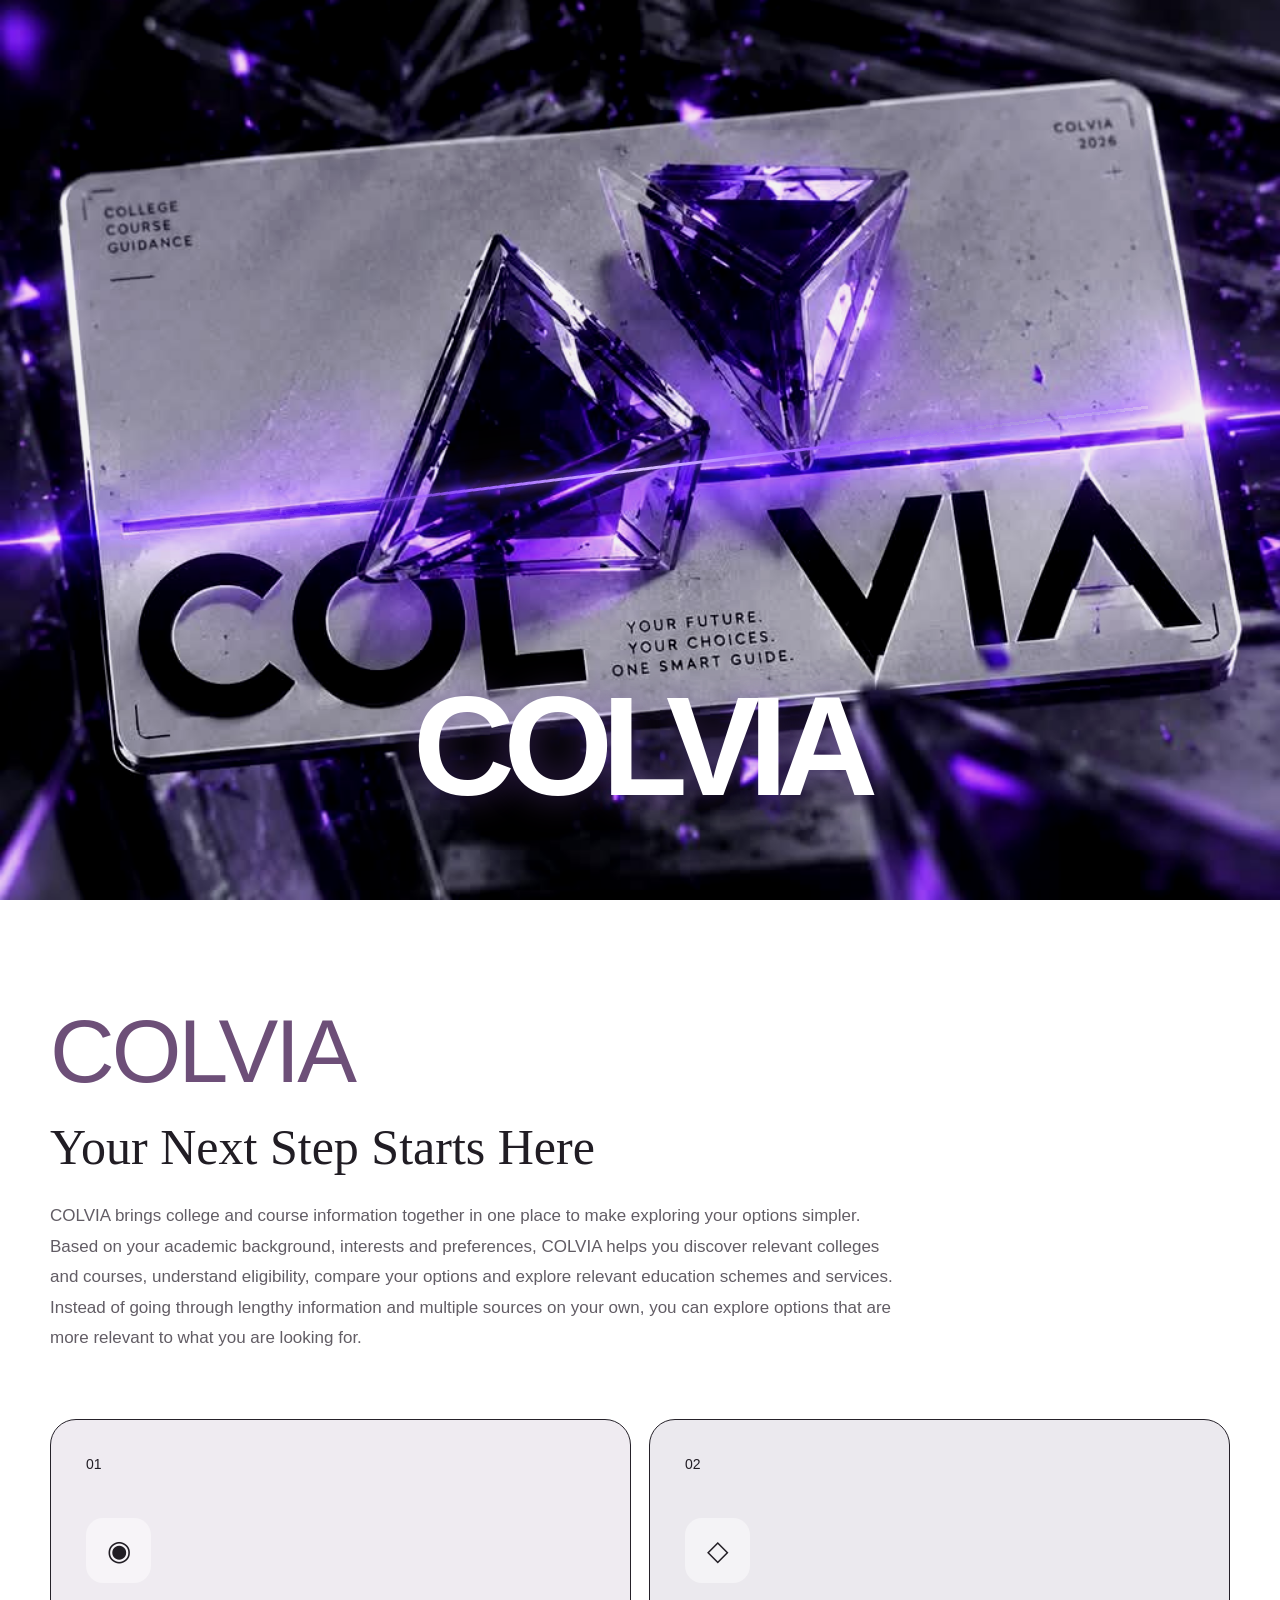
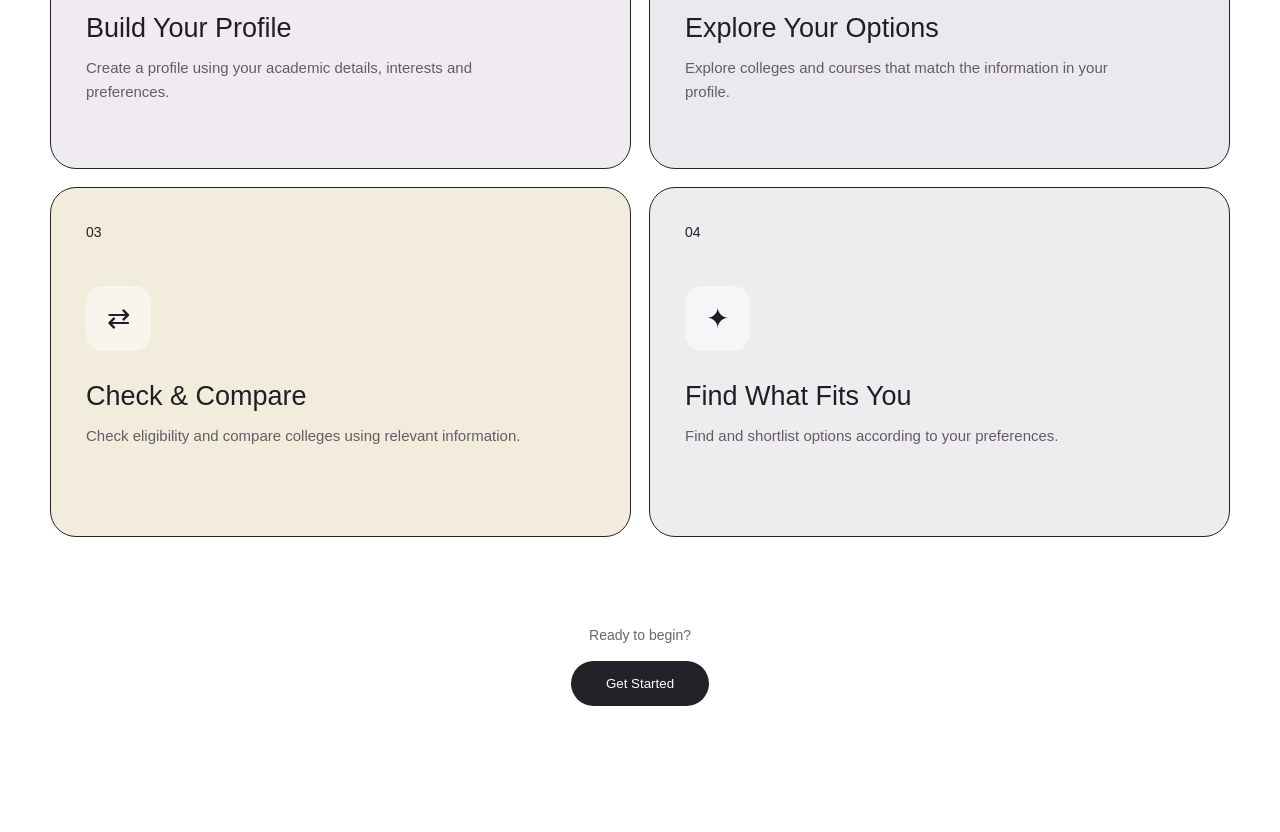
<file: DEEKSHA WEBPAGE/index.html>
<!DOCTYPE html>
<html lang="en">

<head>

    <meta charset="UTF-8">

    <meta
        name="viewport"
        content="width=device-width, initial-scale=1.0"
    >

    <title>COLVIA</title>

    <link rel="stylesheet" href="style.css">

</head>

<body>

<!-- hero -->

<section class="colvia-hero">

    <div class="colvia-glow"></div>

    <div class="colvia-particles"></div>

    <div class="colvia-visual">
        <img
            src="images/hero.jpeg"
            alt="COLVIA 3D visual"
        >
    </div>

    <div class="colvia-beam"></div>

    <div class="colvia-title">
        COLVIA
    </div>

</section>


<!-- ABOUT COLVIA  -->

<section class="about">

    <div class="about-content">

        <h2>COLVIA</h2>

        <h3>Your Next Step Starts Here</h3>

        <p>
            COLVIA brings college and course information together
            in one place to make exploring your options simpler.
            Based on your academic background, interests and
            preferences, COLVIA helps you discover relevant colleges
            and courses, understand eligibility, compare your options
            and explore relevant education schemes and services.
            Instead of going through lengthy information and multiple
            sources on your own, you can explore options that are
            more relevant to what you are looking for.
        </p>

    </div>


    <!-- FOUR TABS  -->

    <div class="feature-grid">

        <div class="feature-card card-1">

            <span class="card-number">01</span>

            <div class="icon">
                ◉
            </div>

            <h4>Build Your Profile</h4>

            <p>
                Create a profile using your academic details,
                interests and preferences.
            </p>

        </div>


        <div class="feature-card card-2">

            <span class="card-number">02</span>

            <div class="icon">
                ◇
            </div>

            <h4>Explore Your Options</h4>

            <p>
                Explore colleges and courses that match
                the information in your profile.
            </p>

        </div>


        <div class="feature-card card-3">

            <span class="card-number">03</span>

            <div class="icon">
                ⇄
            </div>

            <h4>Check &amp; Compare</h4>

            <p>
                Check eligibility and compare colleges
                using relevant information.
            </p>

        </div>


        <div class="feature-card card-4">

            <span class="card-number">04</span>

            <div class="icon">
                ✦
            </div>

            <h4>Find What Fits You</h4>

            <p>
                Find and shortlist options according to
                your preferences.
            </p>

        </div>

    </div>


    <!--  GET STARTED  -->

    <div class="get-started">

        <p>Ready to begin?</p>

        <button
            type="button"
            id="getStartedButton"
        >
            Get Started
        </button>

    </div>


    <!-- PRIVACY -->

    <section
        class="drop-panel"
        id="privacyPanel"
    >

        <div class="panel-inner">

            <span class="panel-number">
                01
            </span>

            <h3>
                Privacy &amp; Consent
            </h3>

            <p class="privacy-text">
                Before continuing, please review and agree to the Privacy &amp; Consent Terms.
            </p>

            <div class="privacy-terms">

                <p>
                    COLVIA uses the information you provide, such as your academic details,
                    interests and preferences, to help personalize the colleges and courses shown to you.
                </p>

                <p>
                    Please do not enter sensitive personal information such as Aadhaar numbers,
                    passwords for other services, financial information, or other information that is not required for your student profile.
                </p>

                <p>
                    The information provided in your profile is intended to support COLVIA's college and course discovery features.
                </p>

            </div>


            <label class="agree-container">

                <input
                    type="checkbox"
                    id="agreeCheckbox"
                >

                <span class="check-box"></span>

                <span>
                    I Agree
                </span>

            </label>


            <button
                type="button"
                id="continueButton"
                disabled
            >
                Continue
            </button>

        </div>

    </section>


    <!--  LOGIN  -->

    <section
        class="drop-panel"
        id="loginPanel"
    >

        <div class="panel-inner">

            <span class="panel-number">
                02
            </span>

            <h3>
                Login
            </h3>

            <p class="login-intro">
                Login with your COLVIA ID and password to continue.
            </p>


            <form id="loginForm">

                <label>
                    COLVIA ID

                    <input
                        type="text"
                        id="colviaId"
                        required
                    >
                </label>


                <label>
                    Password

                    <input
                        type="password"
                        id="password"
                        required
                    >
                </label>


                <button
                    type="submit"
                    id="loginContinueButton"
                    disabled
                >
                    Continue
                </button>

            </form>


            <div class="new-user">

                <span>
                    New here?
                </span>

                <button
                    type="button"
                    id="createProfileButton"
                >
                    Create Student Profile
                </button>

            </div>

        </div>

    </section>


    <!---- STUDENT PROFILE  -->

    <section
        class="drop-panel"
        id="profilePanel"
    >

        <div class="panel-inner">

            <span class="panel-number">
                03
            </span>

            <h3>
                Build Your Profile
            </h3>


            <!-- STEP INDICATOR -->

            <div class="profile-steps">

                <div
                    class="step active"
                    data-step="1"
                >
                    1
                </div>

                <div class="step-line"></div>

                <div
                    class="step"
                    data-step="2"
                >
                    2
                </div>

                <div class="step-line"></div>

                <div
                    class="step"
                    data-step="3"
                >
                    3
                </div>

                <div class="step-line"></div>

                <div
                    class="step"
                    data-step="4"
                >
                    4
                </div>

            </div>


            <form id="profileForm">


                <!--  STEP 1  -->

                <div
                    class="profile-page active"
                    data-page="1"
                >

                    <h4>
                        01 — Basic Information
                    </h4>


                    <label>
                        Name

                        <input
                            type="text"
                            id="fullName"
                            required
                        >
                    </label>


                    <label>
                        Age

                        <input
                            type="number"
                            id="age"
                            min="1"
                            max="100"
                            required
                        >
                    </label>


                    <label>
                        Gender

                        <select
                            id="gender"
                            required
                        >

                            <option value="">
                                Select
                            </option>

                            <option value="Female">
                                Female
                            </option>

                            <option value="Male">
                                Male
                            </option>

                            <option value="Other">
                                Other
                            </option>

                        </select>

                    </label>


                    <label>
                        Preferred Language

                        <select
                            id="language"
                            required
                        >

                            <option value="">
                                Select
                            </option>

                            <option value="English">
                                English
                            </option>

                            <option value="Hindi">
                                Hindi
                            </option>

                        </select>

                    </label>


                    <div class="profile-buttons">

                        <button
                            type="button"
                            class="next-button"
                            data-next="2"
                        >
                            Next
                        </button>

                    </div>

                </div>


                <!--  STEP 2 -->

                <div
                    class="profile-page"
                    data-page="2"
                >

                    <h4>
                        02 — Academic Information
                    </h4>


                    <label>
                        Class 10 Percentage

                        <input
                            type="number"
                            id="percentage10"
                            min="0"
                            max="100"
                            step="0.01"
                            required
                        >
                    </label>


                    <label>
                        Class 12 Percentage

                        <input
                            type="number"
                            id="percentage12"
                            min="0"
                            max="100"
                            step="0.01"
                            required
                        >
                    </label>


                    <label>
                        Class 12 Stream

                        <select
                            id="stream"
                            required
                        >

                            <option value="">
                                Select
                            </option>

                            <option value="Science">
                                Science
                            </option>

                            <option value="Commerce">
                                Commerce
                            </option>

                            <option value="Arts">
                                Arts
                            </option>

                            <option value="Other">
                                Other
                            </option>

                        </select>

                    </label>


                    <!-- SCIENCE COMBINATION -->

                    <div
                        class="conditional-field"
                        id="scienceCombinationContainer"
                    >

                        <label>
                            Science Combination

                            <select
                                id="scienceCombination"
                            >

                                <option value="">
                                    Select
                                </option>

                                <option value="PCM">
                                    PCM
                                </option>

                                <option value="PCB">
                                    PCB
                                </option>

                                <option value="PCMB">
                                    PCMB
                                </option>

                                <option value="Other">
                                    Other
                                </option>

                            </select>

                        </label>

                    </div>


                    <!-- OTHER SCIENCE COMBINATION -->

                    <div
                        class="conditional-field"
                        id="otherScienceContainer"
                    >

                        <label>
                            Enter Science Combination

                            <input
                                type="text"
                                id="otherScienceCombination"
                            >
                        </label>

                    </div>


                    <!-- OTHER STREAM -->

                    <div
                        class="conditional-field"
                        id="otherStreamContainer"
                    >

                        <label>
                            Enter Your Stream

                            <input
                                type="text"
                                id="otherStream"
                            >
                        </label>

                    </div>


                    <!-- ENTRANCE EXAMS -->

                    <div class="multi-select-field">

                        <span class="field-label">
                            Entrance Examinations
                        </span>

                        <div
                            class="multi-select"
                            id="entranceMultiSelect"
                        >

                            <button
                                type="button"
                                class="multi-select-button"
                            >

                                <span id="entranceSelectedText">
                                    Select examinations
                                </span>

                                <span>
                                    ▾
                                </span>

                            </button>


                            <div class="multi-select-options">

                                <label>
                                    <input
                                        type="checkbox"
                                        name="entranceExam"
                                        value="JEE"
                                    >
                                    JEE
                                </label>


                                <label>
                                    <input
                                        type="checkbox"
                                        name="entranceExam"
                                        value="CUET"
                                    >
                                    CUET
                                </label>


                                <label>
                                    <input
                                        type="checkbox"
                                        name="entranceExam"
                                        value="NEET"
                                    >
                                    NEET
                                </label>


                                <label>
                                    <input
                                        type="checkbox"
                                        name="entranceExam"
                                        value="Other"
                                        id="otherEntranceCheckbox"
                                    >
                                    Other
                                </label>

                            </div>

                        </div>

                    </div>


                    <div
                        class="conditional-field"
                        id="otherEntranceContainer"
                    >

                        <label>
                            Enter Entrance Examination

                            <input
                                type="text"
                                id="otherEntrance"
                            >
                        </label>

                    </div>


                    <div class="profile-buttons">

                        <button
                            type="button"
                            class="back-button"
                            data-back="1"
                        >
                            Back
                        </button>

                        <button
                            type="button"
                            class="next-button"
                            data-next="3"
                        >
                            Next
                        </button>

                    </div>

                </div>


                <!--  STEP 3  -->

                <div
                    class="profile-page"
                    data-page="3"
                >

                    <h4>
                        03 — Interests &amp; Career
                    </h4>


                    <!-- CAREER INTEREST -->

                    <div class="multi-select-field">

                        <span class="field-label">
                            Career Interests
                        </span>

                        <div
                            class="multi-select"
                            id="careerMultiSelect"
                        >

                            <button
                                type="button"
                                class="multi-select-button"
                            >

                                <span id="careerSelectedText">
                                    Select career interests
                                </span>

                                <span>
                                    ▾
                                </span>

                            </button>


                            <div class="multi-select-options">

                                <label>
                                    <input
                                        type="checkbox"
                                        name="careerInterest"
                                        value="Software Development"
                                    >
                                    Software Development
                                </label>

                                <label>
                                    <input
                                        type="checkbox"
                                        name="careerInterest"
                                        value="Data Science"
                                    >
                                    Data Science
                                </label>

                                <label>
                                    <input
                                        type="checkbox"
                                        name="careerInterest"
                                        value="AI / ML"
                                    >
                                    AI / ML
                                </label>

                                <label>
                                    <input
                                        type="checkbox"
                                        name="careerInterest"
                                        value="Design"
                                    >
                                    Design
                                </label>

                                <label>
                                    <input
                                        type="checkbox"
                                        name="careerInterest"
                                        value="Business"
                                    >
                                    Business
                                </label>

                                <label>
                                    <input
                                        type="checkbox"
                                        name="careerInterest"
                                        value="Research"
                                    >
                                    Research
                                </label>

                                <label>
                                    <input
                                        type="checkbox"
                                        name="careerInterest"
                                        value="None"
                                        class="none-option"
                                    >
                                    None
                                </label>

                            </div>

                        </div>

                    </div>


                    <!-- COURSE INTEREST -->

                    <div class="multi-select-field">

                        <span class="field-label">
                            Course Interests
                        </span>

                        <div
                            class="multi-select"
                            id="courseMultiSelect"
                        >

                            <button
                                type="button"
                                class="multi-select-button"
                            >

                                <span id="courseSelectedText">
                                    Select course interests
                                </span>

                                <span>
                                    ▾
                                </span>

                            </button>


                            <div class="multi-select-options">

                                <label>
                                    <input
                                        type="checkbox"
                                        name="courseInterest"
                                        value="B.Tech"
                                        id="btechCheckbox"
                                    >
                                    B.Tech
                                </label>

                                <label>
                                    <input
                                        type="checkbox"
                                        name="courseInterest"
                                        value="BCA"
                                        id="bcaCheckbox"
                                    >
                                    BCA
                                </label>

                                <label>
                                    <input
                                        type="checkbox"
                                        name="courseInterest"
                                        value="B.Sc"
                                        id="bscCheckbox"
                                    >
                                    B.Sc
                                </label>

                                <label>
                                    <input
                                        type="checkbox"
                                        name="courseInterest"
                                        value="BBA"
                                        id="bbaCheckbox"
                                    >
                                    BBA
                                </label>

                                <label>
                                    <input
                                        type="checkbox"
                                        name="courseInterest"
                                        value="B.Com"
                                        id="bcomCheckbox"
                                    >
                                    B.Com
                                </label>

                                <label>
                                    <input
                                        type="checkbox"
                                        name="courseInterest"
                                        value="Other"
                                        id="otherCourseCheckbox"
                                    >
                                    Other
                                </label>

                                <label>
                                    <input
                                        type="checkbox"
                                        name="courseInterest"
                                        value="None"
                                        class="none-option"
                                        id="noneCourseCheckbox"
                                    >
                                    None
                                </label>

                            </div>

                        </div>

                    </div>


                    <!-- OTHER COURSE -->

                    <div
                        class="conditional-field"
                        id="otherCourseContainer"
                    >

                        <label>
                            Enter Course

                            <input
                                type="text"
                                id="otherCourse"
                            >
                        </label>

                    </div>


                    <!-- == B.TECH BRANCHES == -->

                    <div
                        class="conditional-field nested-course"
                        id="btechContainer"
                    >

                        <div class="multi-select-field">

                            <span class="field-label">
                                B.Tech Branches / Specializations
                            </span>

                            <div
                                class="multi-select"
                                id="btechMultiSelect"
                            >

                                <button
                                    type="button"
                                    class="multi-select-button"
                                >

                                    <span id="btechSelectedText">
                                        Select B.Tech branches
                                    </span>

                                    <span>
                                        ▾
                                    </span>

                                </button>


                                <div class="multi-select-options">

                                    <label>
                                        <input
                                            type="checkbox"
                                            name="btechBranch"
                                            value="CSE / Computer Science and Engineering"
                                        >
                                        CSE / Computer Science and Engineering
                                    </label>

                                    <label>
                                        <input
                                            type="checkbox"
                                            name="btechBranch"
                                            value="CSE (Artificial Intelligence)"
                                        >
                                        CSE (Artificial Intelligence)
                                    </label>

                                    <label>
                                        <input
                                            type="checkbox"
                                            name="btechBranch"
                                            value="CSE (Data Science)"
                                        >
                                        CSE (Data Science)
                                    </label>

                                    <label>
                                        <input
                                            type="checkbox"
                                            name="btechBranch"
                                            value="Artificial Intelligence / Machine Learning"
                                        >
                                        Artificial Intelligence / Machine Learning
                                    </label>

                                    <label>
                                        <input
                                            type="checkbox"
                                            name="btechBranch"
                                            value="Data Science"
                                        >
                                        Data Science
                                    </label>

                                    <label>
                                        <input
                                            type="checkbox"
                                            name="btechBranch"
                                            value="Information Technology"
                                        >
                                        Information Technology
                                    </label>

                                    <label>
                                        <input
                                            type="checkbox"
                                            name="btechBranch"
                                            value="Electronics & Communication Engineering"
                                        >
                                        Electronics &amp; Communication Engineering
                                    </label>

                                    <label>
                                        <input
                                            type="checkbox"
                                            name="btechBranch"
                                            value="Electrical Engineering"
                                        >
                                        Electrical Engineering
                                    </label>

                                    <label>
                                        <input
                                            type="checkbox"
                                            name="btechBranch"
                                            value="Mechanical Engineering"
                                        >
                                        Mechanical Engineering
                                    </label>

                                    <label>
                                        <input
                                            type="checkbox"
                                            name="btechBranch"
                                            value="Civil Engineering"
                                        >
                                        Civil Engineering
                                    </label>

                                    <label>
                                        <input
                                            type="checkbox"
                                            name="btechBranch"
                                            value="Chemical Engineering"
                                        >
                                        Chemical Engineering
                                    </label>

                                    <label>
                                        <input
                                            type="checkbox"
                                            name="btechBranch"
                                            value="Biotechnology"
                                        >
                                        Biotechnology
                                    </label>

                                    <label>
                                        <input
                                            type="checkbox"
                                            name="btechBranch"
                                            value="Aerospace Engineering"
                                        >
                                        Aerospace Engineering
                                    </label>

                                    <label>
                                        <input
                                            type="checkbox"
                                            name="btechBranch"
                                            value="Other"
                                            id="otherBtechBranchCheckbox"
                                        >
                                        Other
                                    </label>

                                </div>

                            </div>

                        </div>


                        <div
                            class="conditional-field"
                            id="otherBtechBranchContainer"
                        >

                            <label>
                                Enter B.Tech Branch

                                <input
                                    type="text"
                                    id="otherBtechBranch"
                                >
                            </label>

                        </div>

                    </div>


                    <!-- == BCA SPECIALIZATIONS == -->

                    <div
                        class="conditional-field nested-course"
                        id="bcaContainer"
                    >

                        <div class="multi-select-field">

                            <span class="field-label">
                                BCA Specializations / Courses
                            </span>

                            <div
                                class="multi-select"
                                id="bcaMultiSelect"
                            >

                                <button
                                    type="button"
                                    class="multi-select-button"
                                >

                                    <span id="bcaSelectedText">
                                        Select BCA options
                                    </span>

                                    <span>
                                        ▾
                                    </span>

                                </button>


                                <div class="multi-select-options">

                                    <label>
                                        <input
                                            type="checkbox"
                                            name="bcaChoice"
                                            value="General BCA"
                                        >
                                        General BCA
                                    </label>

                                    <label>
                                        <input
                                            type="checkbox"
                                            name="bcaChoice"
                                            value="BCA Data Science"
                                        >
                                        BCA Data Science
                                    </label>

                                    <label>
                                        <input
                                            type="checkbox"
                                            name="bcaChoice"
                                            value="BCA Artificial Intelligence"
                                        >
                                        BCA Artificial Intelligence
                                    </label>

                                    <label>
                                        <input
                                            type="checkbox"
                                            name="bcaChoice"
                                            value="BCA Cloud Computing"
                                        >
                                        BCA Cloud Computing
                                    </label>

                                    <label>
                                        <input
                                            type="checkbox"
                                            name="bcaChoice"
                                            value="BCA Cyber Security"
                                        >
                                        BCA Cyber Security
                                    </label>

                                    <label>
                                        <input
                                            type="checkbox"
                                            name="bcaChoice"
                                            value="Other"
                                            id="otherBcaCheckbox"
                                        >
                                        Other
                                    </label>

                                </div>

                            </div>

                        </div>


                        <div
                            class="conditional-field"
                            id="otherBcaContainer"
                        >

                            <label>
                                Enter BCA Specialization / Course

                                <input
                                    type="text"
                                    id="otherBca"
                                >
                            </label>

                        </div>

                    </div>


                    <!-- == B.SC COURSES == -->

                    <div
                        class="conditional-field nested-course"
                        id="bscContainer"
                    >

                        <div class="multi-select-field">

                            <span class="field-label">
                                B.Sc Courses
                            </span>

                            <div
                                class="multi-select"
                                id="bscMultiSelect"
                            >

                                <button
                                    type="button"
                                    class="multi-select-button"
                                >

                                    <span id="bscSelectedText">
                                        Select B.Sc options
                                    </span>

                                    <span>
                                        ▾
                                    </span>

                                </button>


                                <div class="multi-select-options">

                                    <label>
                                        <input
                                            type="checkbox"
                                            name="bscChoice"
                                            value="Physics"
                                        >
                                        Physics
                                    </label>

                                    <label>
                                        <input
                                            type="checkbox"
                                            name="bscChoice"
                                            value="Chemistry"
                                        >
                                        Chemistry
                                    </label>

                                    <label>
                                        <input
                                            type="checkbox"
                                            name="bscChoice"
                                            value="Mathematics"
                                        >
                                        Mathematics
                                    </label>

                                    <label>
                                        <input
                                            type="checkbox"
                                            name="bscChoice"
                                            value="Computer Science"
                                        >
                                        Computer Science
                                    </label>

                                    <label>
                                        <input
                                            type="checkbox"
                                            name="bscChoice"
                                            value="Biology"
                                        >
                                        Biology
                                    </label>

                                    <label>
                                        <input
                                            type="checkbox"
                                            name="bscChoice"
                                            value="Biotechnology"
                                        >
                                        Biotechnology
                                    </label>

                                    <label>
                                        <input
                                            type="checkbox"
                                            name="bscChoice"
                                            value="Data Science"
                                        >
                                        Data Science
                                    </label>

                                    <label>
                                        <input
                                            type="checkbox"
                                            name="bscChoice"
                                            value="Other"
                                            id="otherBscCheckbox"
                                        >
                                        Other
                                    </label>

                                </div>

                            </div>

                        </div>


                        <div
                            class="conditional-field"
                            id="otherBscContainer"
                        >

                            <label>
                                Enter B.Sc Course

                                <input
                                    type="text"
                                    id="otherBsc"
                                >
                            </label>

                        </div>

                    </div>


                    <!-- == BBA COURSES == -->

                    <div
                        class="conditional-field nested-course"
                        id="bbaContainer"
                    >

                        <div class="multi-select-field">

                            <span class="field-label">
                                BBA Courses / Specializations
                            </span>

                            <div
                                class="multi-select"
                                id="bbaMultiSelect"
                            >

                                <button
                                    type="button"
                                    class="multi-select-button"
                                >

                                    <span id="bbaSelectedText">
                                        Select BBA options
                                    </span>

                                    <span>
                                        ▾
                                    </span>

                                </button>


                                <div class="multi-select-options">

                                    <label>
                                        <input
                                            type="checkbox"
                                            name="bbaChoice"
                                            value="General BBA"
                                        >
                                        General BBA
                                    </label>

                                    <label>
                                        <input
                                            type="checkbox"
                                            name="bbaChoice"
                                            value="BBA Finance"
                                        >
                                        BBA Finance
                                    </label>

                                    <label>
                                        <input
                                            type="checkbox"
                                            name="bbaChoice"
                                            value="BBA Marketing"
                                        >
                                        BBA Marketing
                                    </label>

                                    <label>
                                        <input
                                            type="checkbox"
                                            name="bbaChoice"
                                            value="BBA Human Resources"
                                        >
                                        BBA Human Resources
                                    </label>

                                    <label>
                                        <input
                                            type="checkbox"
                                            name="bbaChoice"
                                            value="BBA International Business"
                                        >
                                        BBA International Business
                                    </label>

                                    <label>
                                        <input
                                            type="checkbox"
                                            name="bbaChoice"
                                            value="Other"
                                            id="otherBbaCheckbox"
                                        >
                                        Other
                                    </label>

                                </div>

                            </div>

                        </div>


                        <div
                            class="conditional-field"
                            id="otherBbaContainer"
                        >

                            <label>
                                Enter BBA Specialization / Course

                                <input
                                    type="text"
                                    id="otherBba"
                                >
                            </label>

                        </div>

                    </div>


                    <!-- == B.COM COURSES == -->

                    <div
                        class="conditional-field nested-course"
                        id="bcomContainer"
                    >

                        <div class="multi-select-field">

                            <span class="field-label">
                                B.Com Courses / Specializations
                            </span>

                            <div
                                class="multi-select"
                                id="bcomMultiSelect"
                            >

                                <button
                                    type="button"
                                    class="multi-select-button"
                                >

                                    <span id="bcomSelectedText">
                                        Select B.Com options
                                    </span>

                                    <span>
                                        ▾
                                    </span>

                                </button>


                                <div class="multi-select-options">

                                    <label>
                                        <input
                                            type="checkbox"
                                            name="bcomChoice"
                                            value="General B.Com"
                                        >
                                        General B.Com
                                    </label>

                                    <label>
                                        <input
                                            type="checkbox"
                                            name="bcomChoice"
                                            value="B.Com Accounting"
                                        >
                                        B.Com Accounting
                                    </label>

                                    <label>
                                        <input
                                            type="checkbox"
                                            name="bcomChoice"
                                            value="B.Com Finance"
                                        >
                                        B.Com Finance
                                    </label>

                                    <label>
                                        <input
                                            type="checkbox"
                                            name="bcomChoice"
                                            value="B.Com Banking"
                                        >
                                        B.Com Banking
                                    </label>

                                    <label>
                                        <input
                                            type="checkbox"
                                            name="bcomChoice"
                                            value="B.Com Taxation"
                                        >
                                        B.Com Taxation
                                    </label>

                                    <label>
                                        <input
                                            type="checkbox"
                                            name="bcomChoice"
                                            value="Other"
                                            id="otherBcomCheckbox"
                                        >
                                        Other
                                    </label>

                                </div>

                            </div>

                        </div>


                        <div
                            class="conditional-field"
                            id="otherBcomContainer"
                        >

                            <label>
                                Enter B.Com Specialization / Course

                                <input
                                    type="text"
                                    id="otherBcom"
                                >
                            </label>

                        </div>

                    </div>


                    <div class="profile-buttons">

                        <button
                            type="button"
                            class="back-button"
                            data-back="2"
                        >
                            Back
                        </button>

                        <button
                            type="button"
                            class="next-button"
                            data-next="4"
                        >
                            Next
                        </button>

                    </div>

                </div>


                <!-- == STEP 4 == -->

                <div
                    class="profile-page"
                    data-page="4"
                >

                    <h4>
                        04 — Preferences
                    </h4>


                    <!-- STUDY LOCATION -->

                    <div class="preference-group">

                        <span class="field-label">
                            Preferred Study Location
                        </span>

                        <label class="radio-option">

                            <input
                                type="radio"
                                name="studyLocation"
                                value="Anywhere in Lucknow"
                                required
                            >

                            Anywhere in Lucknow

                        </label>


                        <label class="radio-option">

                            <input
                                type="radio"
                                name="studyLocation"
                                value="Near my current location"
                            >

                            Near my current location

                        </label>


                        <label class="radio-option">

                            <input
                                type="radio"
                                name="studyLocation"
                                value="Specific area"
                            >

                            Specific area

                        </label>

                    </div>


                    <!-- CONDITIONAL LOCATION -->

                    <div
                        class="conditional-field"
                        id="currentLocationContainer"
                    >

                        <label>

                            Your Current Location

                            <input
                                type="text"
                                id="currentLocation"
                            >

                        </label>

                    </div>


                    <div
                        class="conditional-field"
                        id="specificAreaContainer"
                    >

                        <label>

                            Preferred Area

                            <input
                                type="text"
                                id="specificArea"
                            >

                        </label>

                    </div>


                    <!-- FEE / BUDGET -->

                    <div class="preference-group">

                        <span class="field-label">
                            Fee / Budget Per Year
                        </span>

                        <select
                            id="feeBudget"
                            required
                        >

                            <option value="">
                                Select
                            </option>

                            <option value="Under ₹50,000 per year">
                                Under ₹50,000 per year
                            </option>

                            <option value="₹50,000–₹1 lakh per year">
                                ₹50,000–₹1 lakh per year
                            </option>

                            <option value="₹1–₹2 lakh per year">
                                ₹1–₹2 lakh per year
                            </option>

                            <option value="₹2–₹3 lakh per year">
                                ₹2–₹3 lakh per year
                            </option>

                            <option value="Above ₹3 lakh per year">
                                Above ₹3 lakh per year
                            </option>

                        </select>

                    </div>


                    <!-- PREFERENCE PRIORITY -->

                    <div class="preference-group">

                        <span class="field-label">
                            Preference Priority
                        </span>


                        <div class="preference-priority">

                            <label>
                                A — Most Important

                                <select
                                    id="priorityA"
                                    required
                                >

                                    <option value="">
                                        Select
                                    </option>

                                    <option value="Location">
                                        Location
                                    </option>

                                    <option value="Fee / Budget">
                                        Fee / Budget
                                    </option>

                                    <option value="Course">
                                        Course
                                    </option>

                                </select>

                            </label>


                            <label>
                                B — Next Priority

                                <select
                                    id="priorityB"
                                    required
                                >

                                    <option value="">
                                        Select
                                    </option>

                                    <option value="Location">
                                        Location
                                    </option>

                                    <option value="Fee / Budget">
                                        Fee / Budget
                                    </option>

                                    <option value="Course">
                                        Course
                                    </option>

                                </select>

                            </label>


                            <label>
                                C — Lower Priority

                                <select
                                    id="priorityC"
                                    required
                                >

                                    <option value="">
                                        Select
                                    </option>

                                    <option value="Location">
                                        Location
                                    </option>

                                    <option value="Fee / Budget">
                                        Fee / Budget
                                    </option>

                                    <option value="Course">
                                        Course
                                    </option>

                                </select>

                            </label>

                        </div>

                    </div>


                    <!-- COLLEGE TYPE -->

                    <div class="fixed-field">

                        <span class="field-label">
                            College Type
                        </span>

                        <div class="fixed-value">
                            Private
                        </div>

                    </div>


                    <div class="profile-buttons">

                        <button
                            type="button"
                            class="back-button"
                            data-back="3"
                        >
                            Back
                        </button>

                        <button
                            type="submit"
                            class="create-button"
                        >
                            Create Student Profile
                        </button>

                    </div>

                </div>

            </form>

        </div>

    </section>

</section>


<script src="script.js"></script>

</body>

</html>
</file>
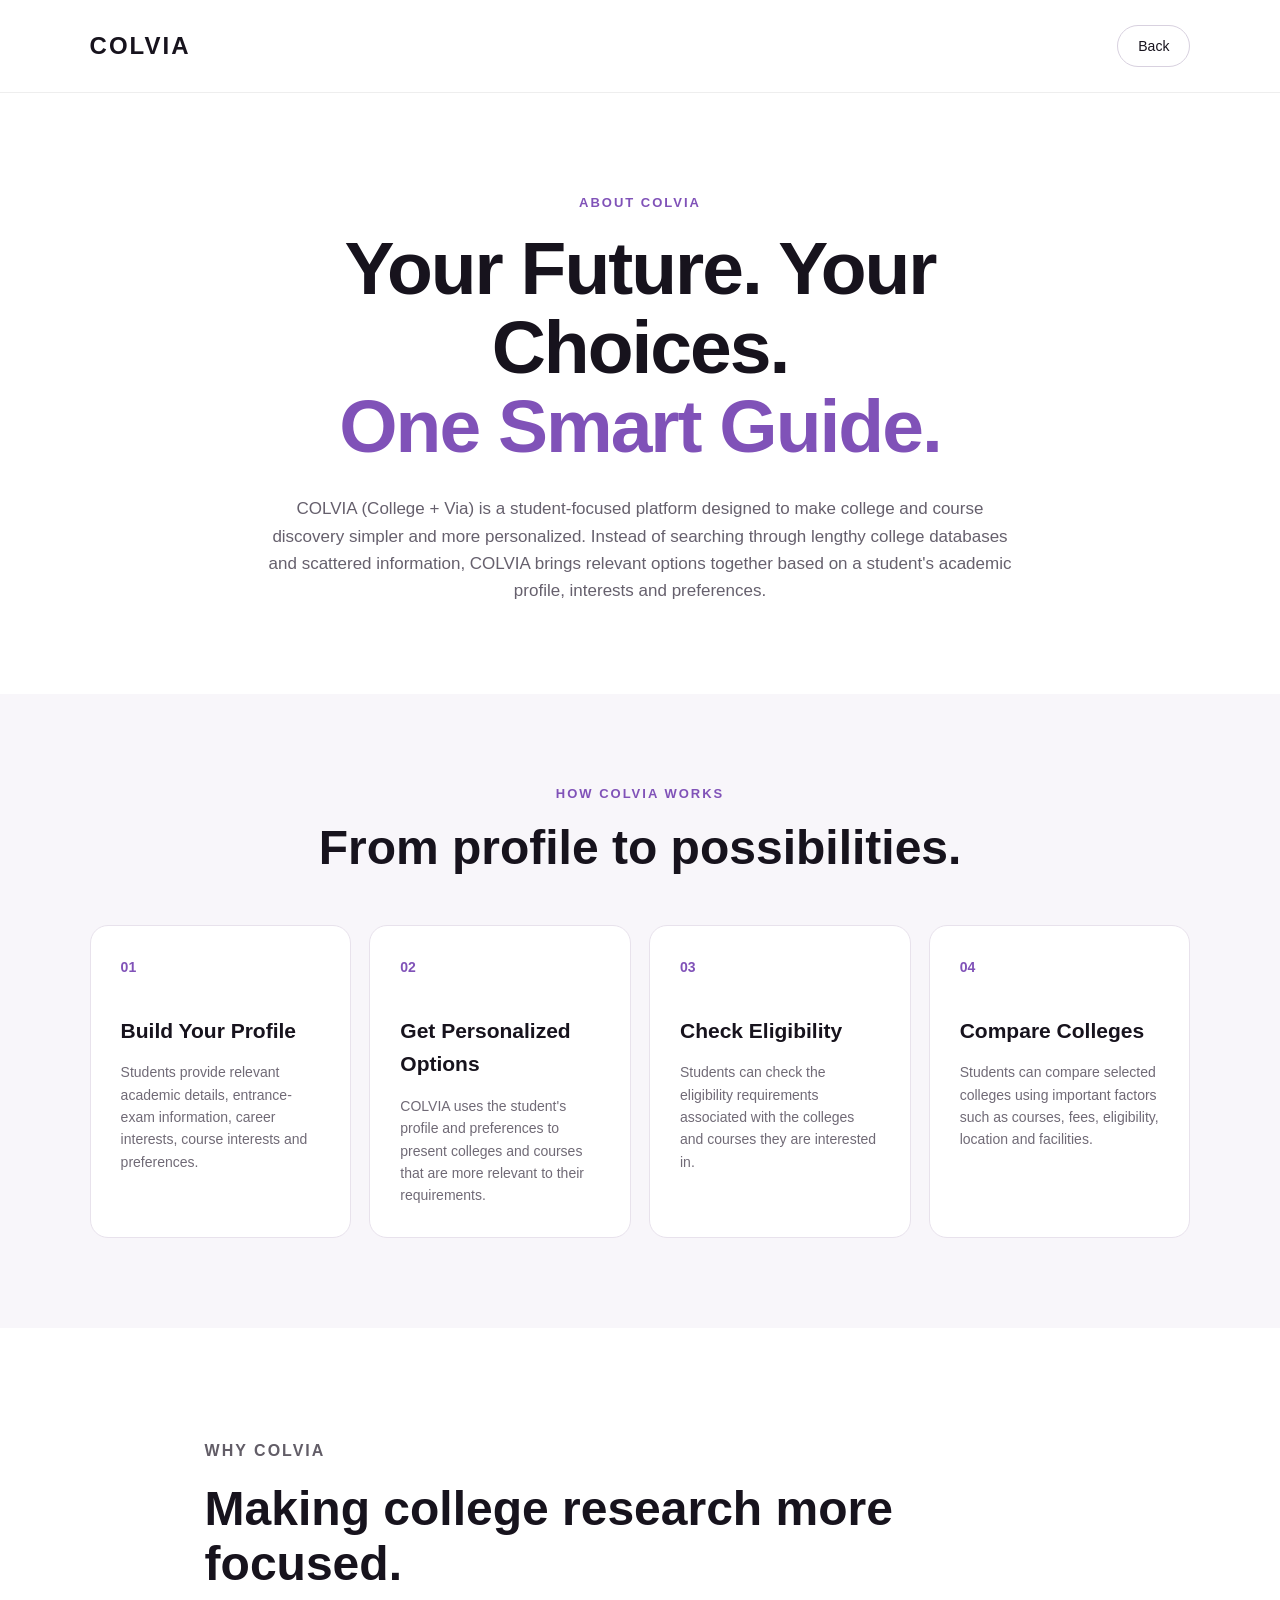
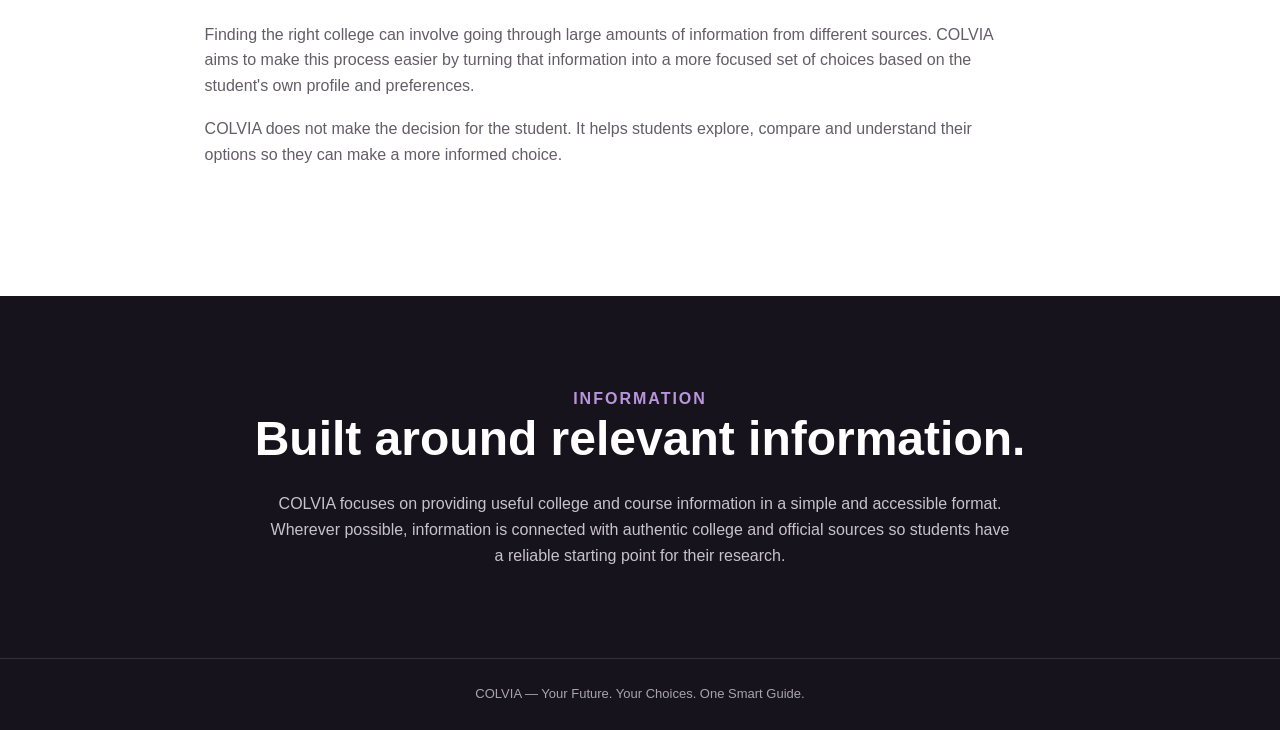
<file: DEEKSHA WEBPAGE/about.html>
<!DOCTYPE html>
<html lang="en">
<head>
    <meta charset="UTF-8">
    <meta name="viewport" content="width=device-width, initial-scale=1.0">

    <title>About COLVIA</title>

    <link rel="stylesheet" href="about.css">
</head>

<body>

    <!-- header -->

    <header class="about-header">

        <a href="home.html" class="logo">
            COLVIA
        </a>

        <a href="home.html" class="back-btn">
            Back
        </a>

    </header>


    <!-- about -->

    <main>

        <section class="about-intro">

            <p class="small-title">
                ABOUT COLVIA
            </p>

            <h1>
                Your Future. Your Choices.
                <span>One Smart Guide.</span>
            </h1>

            <p class="intro-text">
                COLVIA (College + Via) is a student-focused platform
                designed to make college and course discovery simpler
                and more personalized. Instead of searching through
                lengthy college databases and scattered information,
                COLVIA brings relevant options together based on a
                student's academic profile, interests and preferences.
            </p>

        </section>


        <!-- how it works -->

        <section class="works-section">

            <p class="small-title">
                HOW COLVIA WORKS
            </p>

            <h2>
                From profile to possibilities.
            </h2>


            <div class="steps">

                <div class="step-card">

                    <div class="step-number">
                        01
                    </div>

                    <h3>
                        Build Your Profile
                    </h3>

                    <p>
                        Students provide relevant academic details,
                        entrance-exam information, career interests,
                        course interests and preferences.
                    </p>

                </div>


                <div class="step-card">

                    <div class="step-number">
                        02
                    </div>

                    <h3>
                        Get Personalized Options
                    </h3>

                    <p>
                        COLVIA uses the student's profile and preferences
                        to present colleges and courses that are more
                        relevant to their requirements.
                    </p>

                </div>


                <div class="step-card">

                    <div class="step-number">
                        03
                    </div>

                    <h3>
                        Check Eligibility
                    </h3>

                    <p>
                        Students can check the eligibility requirements
                        associated with the colleges and courses they
                        are interested in.
                    </p>

                </div>


                <div class="step-card">

                    <div class="step-number">
                        04
                    </div>

                    <h3>
                        Compare Colleges
                    </h3>

                    <p>
                        Students can compare selected colleges using
                        important factors such as courses, fees,
                        eligibility, location and facilities.
                    </p>

                </div>

            </div>

        </section>


        <!-- why colvia -->

        <section class="why-section">

            <div class="why-content">

                <p class="small-title">
                    WHY COLVIA
                </p>

                <h2>
                    Making college research
                    more focused.
                </h2>

                <p>
                    Finding the right college can involve going through
                    large amounts of information from different sources.
                    COLVIA aims to make this process easier by turning
                    that information into a more focused set of choices
                    based on the student's own profile and preferences.
                </p>

                <p>
                    COLVIA does not make the decision for the student.
                    It helps students explore, compare and understand
                    their options so they can make a more informed choice.
                </p>

            </div>

        </section>


        <!-- information -->

        <section class="info-section">

            <p class="small-title">
                INFORMATION
            </p>

            <h2>
                Built around relevant information.
            </h2>

            <p>
                COLVIA focuses on providing useful college and
                course information in a simple and accessible format.
                Wherever possible, information is connected with
                authentic college and official sources so students
                have a reliable starting point for their research.
            </p>

        </section>

    </main>


    <footer>

        <p>
            COLVIA — Your Future. Your Choices. One Smart Guide.
        </p>

    </footer>

</body>
</html>
</file>
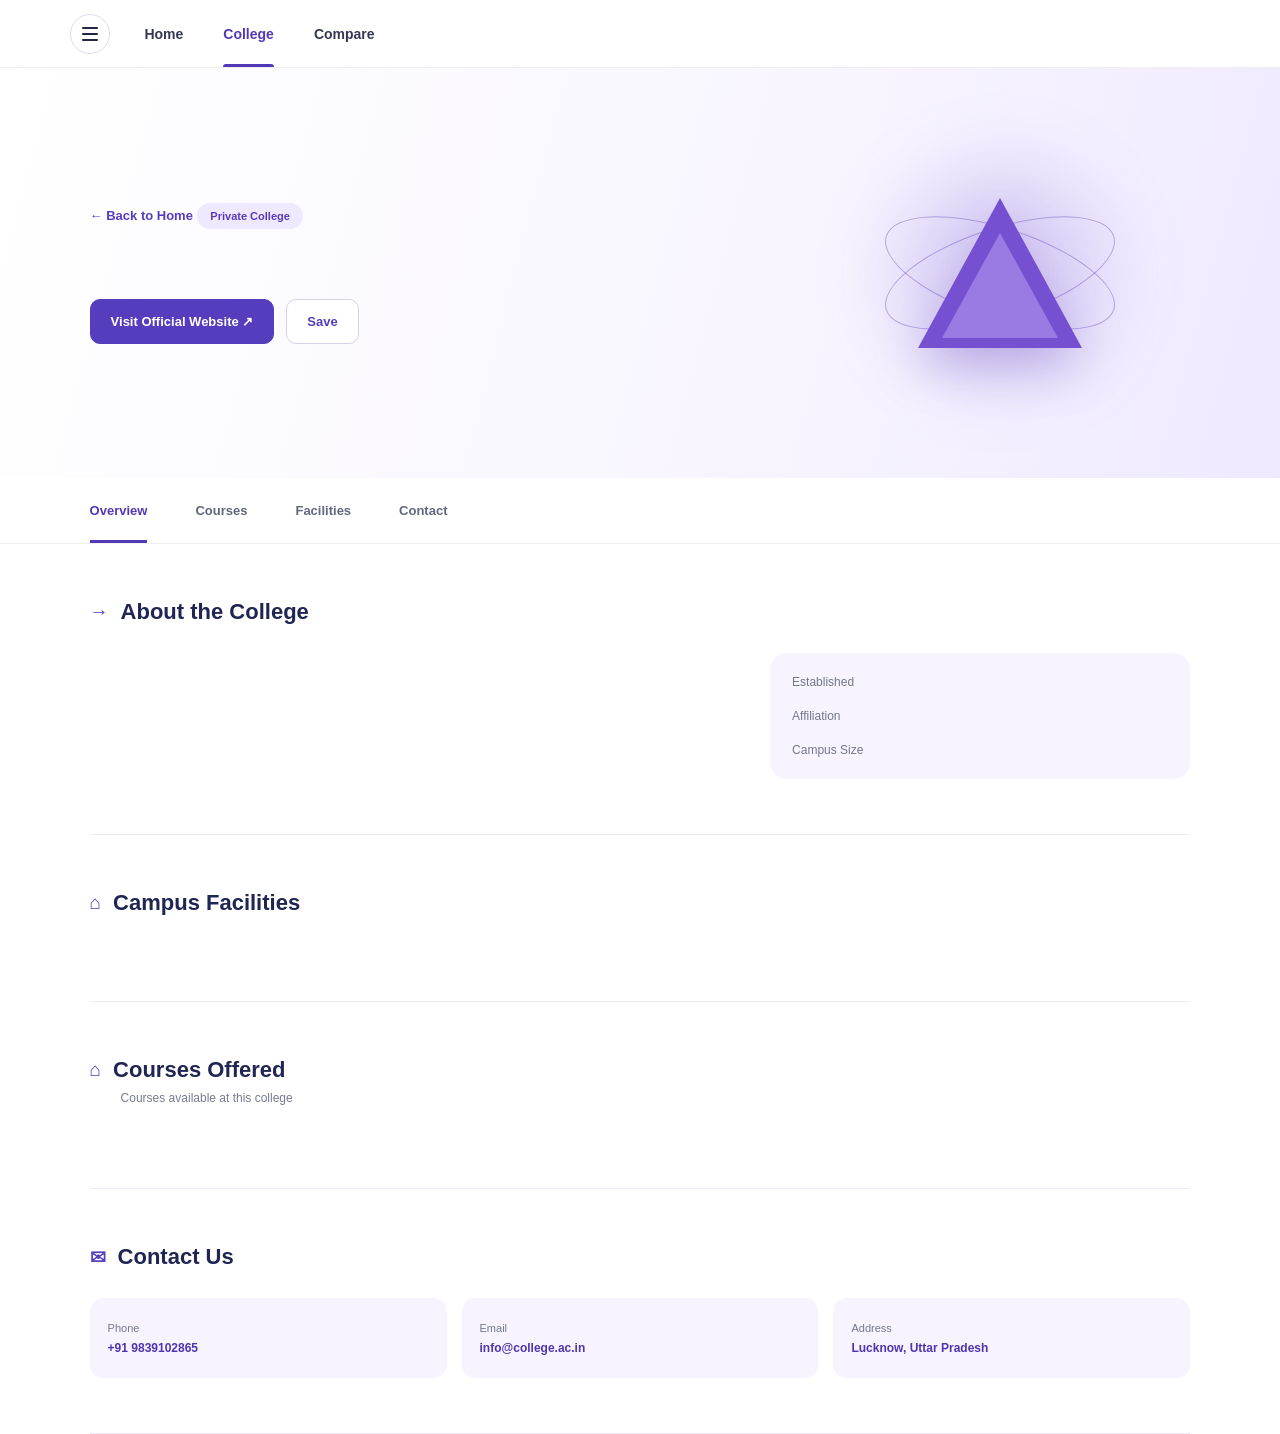
<file: DEEKSHA WEBPAGE/college.html>
<!DOCTYPE html>
<html lang="en">
<head>
    <meta charset="UTF-8">
    <meta name="viewport" content="width=device-width, initial-scale=1.0">
    <title>College | COLVIA</title>
    <link rel="stylesheet" href="college.css">
</head>

<body>

    <!-- Navigation -->
    <nav class="navigation">

        <button class="hamburger" id="hamburger">
            <span></span>
            <span></span>
            <span></span>
        </button>

        <div class="nav-links">
            <a href="home.html">Home</a>
            <a href="college.html" class="active">College</a>
            <a href="compare.html">Compare</a>
        </div>

        <div class="hamburger-menu" id="hamburgerMenu">
            <a href="preferences.html">Selected Preferences</a>
            <a href="about.html">About COLVIA</a>
            <a href="privacy.html">Privacy</a>
            <a href="help.html">Help & Feedback</a>
        </div>

    </nav>


    <!-- College Hero -->
    <section class="college-hero">

        <div class="hero-content">

            <a href="home.html" class="back-link">
                ← Back to Home
            </a>

            <div class="college-type" id="collegeType">
                Private College
            </div>

            <h1 id="collegeName"></h1>

            <p class="location" id="collegeLocation">
            </p>

            <div class="college-meta">

                <span id="collegeCategory"></span>

                <span id="collegeAffiliation"></span>

            </div>

            <div class="hero-buttons">

                <button class="official-button" id="officialButton">
                    Visit Official Website ↗
                </button>

                <button class="save-button">
                    Save
                </button>

            </div>

        </div>

        <div class="triangle-area">
            <div class="triangle-glow"></div>
            <div class="triangle"></div>
            <div class="triangle-line line-one"></div>
            <div class="triangle-line line-two"></div>
        </div>

    </section>


    <!-- Tabs -->
    <nav class="college-tabs">

        <a href="#overview" class="active">Overview</a>
        <a href="#courses">Courses</a>
        <a href="#facilities">Facilities</a>
        <a href="#contact">Contact</a>

    </nav>


    <main>

        <!-- Overview -->
        <section class="section-block" id="overview">

            <div class="section-title">
                <span>→</span>
                <h2>About the College</h2>
            </div>

            <div class="overview-layout">

                <div class="about-content">
                    <p id="collegeDescription"></p>
                </div>

                <div class="college-info">

                    <div>
                        <span>Established</span>
                        <strong id="established"></strong>
                    </div>

                    <div>
                        <span>Affiliation</span>
                        <strong id="affiliation"></strong>
                    </div>

                    <div>
                        <span>Campus Size</span>
                        <strong id="campusSize"></strong>
                    </div>

                </div>

            </div>

        </section>


        <!-- Facilities -->
        <section class="section-block" id="facilities">

            <div class="section-title">
                <span>⌂</span>
                <h2>Campus Facilities</h2>
            </div>

            <div class="facility-grid" id="facilityGrid"></div>

        </section>


        <!-- Courses -->
        <section class="section-block" id="courses">

            <div class="section-heading-row">

                <div>
                    <div class="section-title">
                        <span>⌂</span>
                        <h2 id="coursesHeading">Courses Offered</h2>
                    </div>

                    <p class="section-subtitle">
                        Courses available at this college
                    </p>
                </div>

            </div>

            <div class="course-grid" id="courseGrid"></div>

        </section>


        <!-- Contact -->
        <section class="section-block contact-section" id="contact">

            <div class="section-title">
                <span>✉</span>
                <h2>Contact Us</h2>
            </div>

            <div class="contact-grid">

                <div class="contact-item">
                    <span>Phone</span>
                    <strong id="collegePhone">+91 9839102865</strong>
                </div>

                <div class="contact-item">
                    <span>Email</span>
                    <strong id="collegeEmail">info@college.ac.in</strong>
                </div>

                <div class="contact-item">
                    <span>Address</span>
                    <strong id="collegeAddress">
                        Lucknow, Uttar Pradesh
                    </strong>
                </div>

            </div>

        </section>

    </main>


    <script src="college.js"></script>

</body>
</html>
</file>
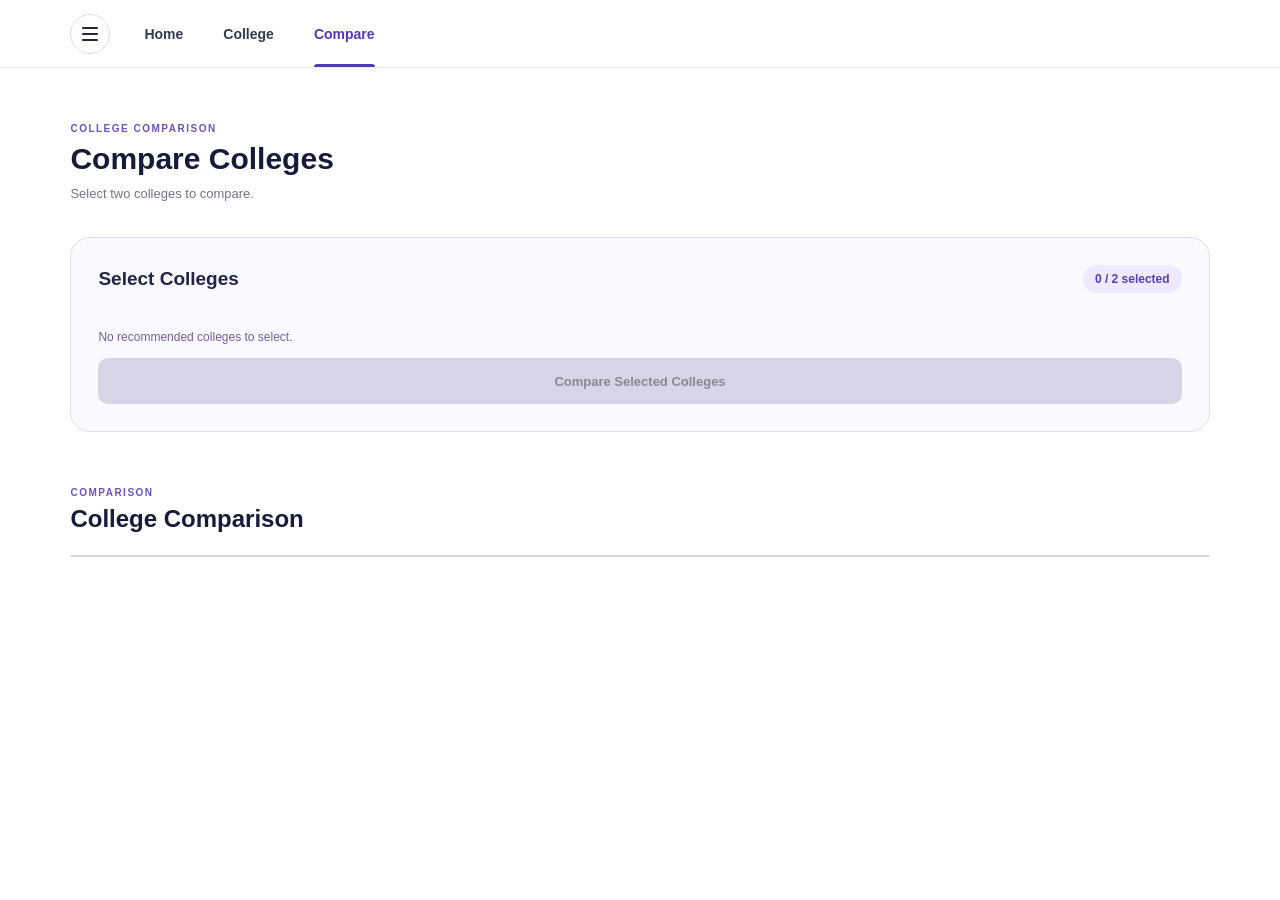
<file: DEEKSHA WEBPAGE/compare.html>
<!DOCTYPE html>
<html lang="en">

<head>

    <meta charset="UTF-8">

    <meta
        name="viewport"
        content="width=device-width, initial-scale=1.0"
    >

    <title>Compare Colleges | COLVIA</title>

    <link rel="stylesheet" href="compare.css">

</head>

<body>

    <!-- Navigation -->

    <nav class="navigation">

        <button
            class="hamburger"
            id="hamburger"
            aria-label="Open menu"
        >

            <span></span>
            <span></span>
            <span></span>

        </button>


        <div class="nav-links">

            <a href="home.html">
                Home
            </a>

            <a href="college.html">
                College
            </a>

            <a
                href="compare.html"
                class="active"
            >
                Compare
            </a>

        </div>


        <div
            class="hamburger-menu"
            id="hamburgerMenu"

            <a href="preferences.html">
                Selected Preferences
            </a>

            <a href="about.html">
                About COLVIA
            </a>

            <a href="privacy.html">
                Privacy
            </a>

            <a href="help.html">
                Help & Feedback
            </a>

        </div>

    </nav>


    <!-- Main -->

    <main class="compare-page">

        <section class="page-heading">

            <p>COLLEGE COMPARISON</p>

            <h1>Compare Colleges</h1>

            <span>
                Select two colleges to compare.
            </span>

        </section>


        <!-- Selection area -->

        <section
            class="selection-section"
            id="selectionSection"
        >

            <div class="selection-heading">

                <h2>
                    Select Colleges
                </h2>

                <span id="selectionCount">
                    0 / 2 selected
                </span>

            </div>


            <div
                class="selection-grid"
                id="selectionGrid"
            >

                <!-- Recommended college cards
                     will be inserted here -->

            </div>


            <p
                class="selection-message"
                id="selectionMessage"
            ></p>


            <button
                class="compare-now-button"
                id="compareNowButton"
                disabled
            >
                Compare Selected Colleges
            </button>

        </section>


        <!-- Comparison -->

        <section
            class="comparison-section"
            id="comparisonSection"
        >

            <div class="comparison-heading">

                <p>COMPARISON</p>

                <h2>
                    College Comparison
                </h2>

            </div>


            <div
                class="comparison-table"
                id="comparisonTable"
            >

                <!-- Backend data will be inserted here -->

            </div>

        </section>

    </main>


    <script src="compare.js"></script>

</body>

</html>
</file>
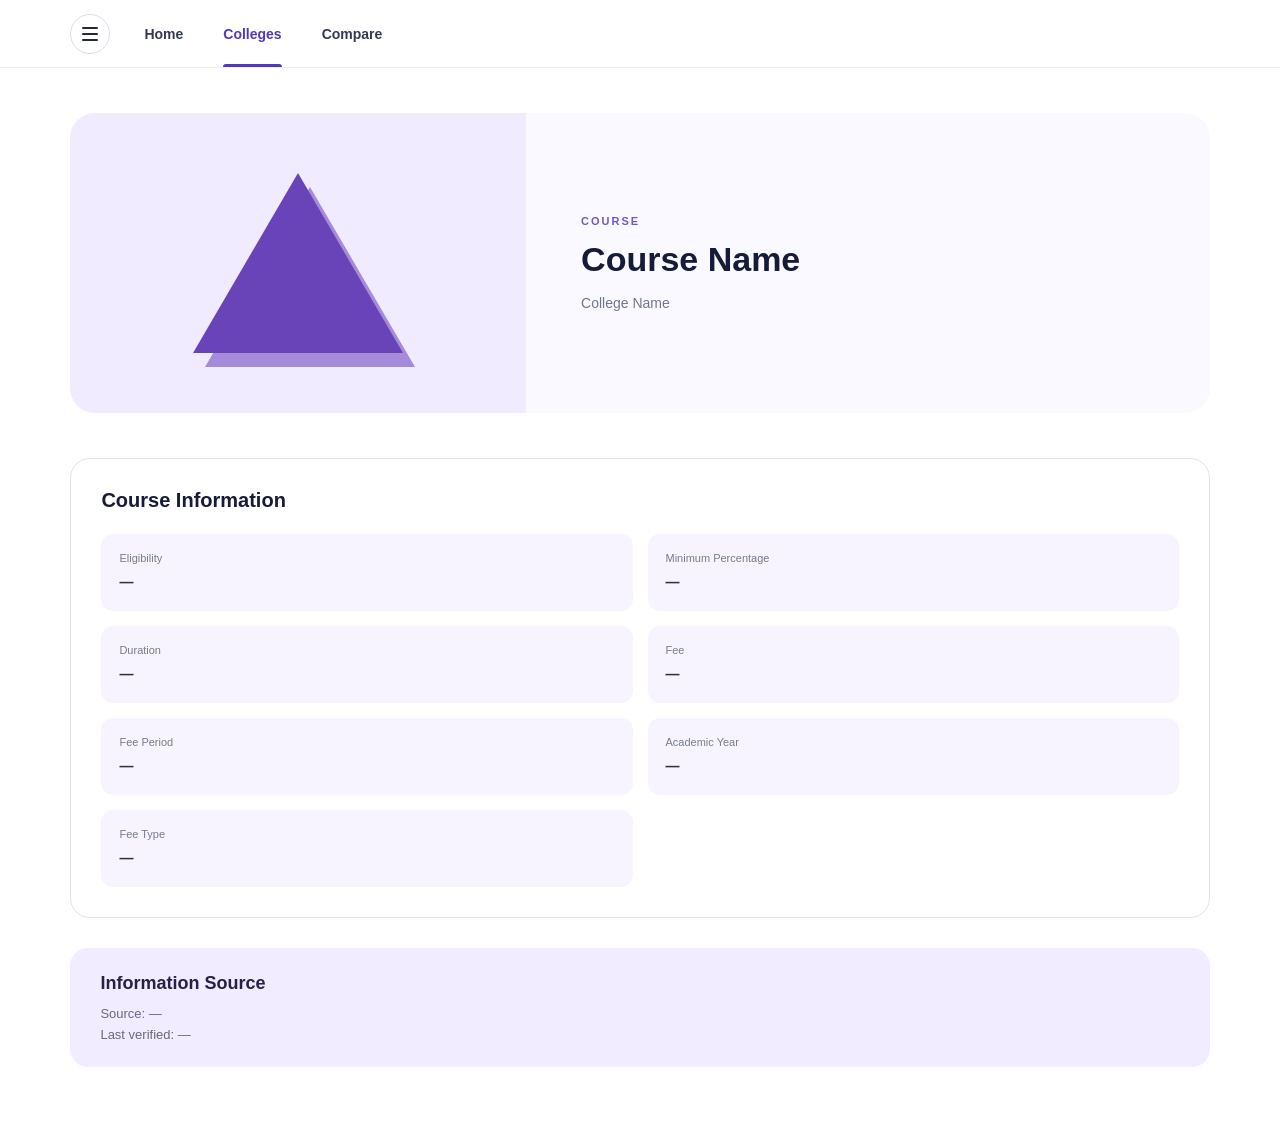
<file: DEEKSHA WEBPAGE/course.html>
<!DOCTYPE html>
<html lang="en">
<head>
    <meta charset="UTF-8">
    <meta name="viewport" content="width=device-width, initial-scale=1.0">
    <title>Course | COLVIA</title>
    <link rel="stylesheet" href="course.css">
</head>

<body>

    <!-- Navigation -->

    <nav class="navigation">

        <button class="hamburger" id="hamburger">
            <span></span>
            <span></span>
            <span></span>
        </button>

        <div class="nav-links">
            <a href="home.html">Home</a>
            <a href="colleges.html" class="active">Colleges</a>
            <a href="compare.html">Compare</a>
        </div>

        <div class="hamburger-menu" id="hamburgerMenu">
            <a href="student-profile.html">Student Profile</a>
            <a href="preferences.html">Selected Preferences</a>
            <a href="about.html">About COLVIA</a>
            <a href="privacy.html">Privacy</a>
            <a href="help.html">Help & Feedback</a>
        </div>

    </nav>


    <!-- Course -->

    <main>

        <section class="course-header">

            <div class="triangle-area">
                <div class="triangle"></div>
            </div>

            <div class="course-heading">

                <p class="course-label">COURSE</p>

                <h1 id="courseName">
                    Course Name
                </h1>

                <p id="collegeName" class="college-name">
                    College Name
                </p>

            </div>

        </section>


        <!-- Course Information -->

        <section class="course-section">

            <h2>Course Information</h2>

            <div class="course-details">

                <div class="detail-item">
                    <span>Eligibility</span>
                    <strong id="eligibility">—</strong>
                </div>

                <div class="detail-item">
                    <span>Minimum Percentage</span>
                    <strong id="minimumPercentage">—</strong>
                </div>

                <div class="detail-item">
                    <span>Duration</span>
                    <strong id="duration">—</strong>
                </div>

                <div class="detail-item">
                    <span>Fee</span>
                    <strong id="fee">—</strong>
                </div>

                <div class="detail-item">
                    <span>Fee Period</span>
                    <strong id="feePeriod">—</strong>
                </div>

                <div class="detail-item">
                    <span>Academic Year</span>
                    <strong id="academicYear">—</strong>
                </div>

                <div class="detail-item">
                    <span>Fee Type</span>
                    <strong id="feeType">—</strong>
                </div>

            </div>

        </section>


        <!-- Verification -->

        <section class="verification-section">

            <div>
                <h2>Information Source</h2>

                <p>
                    Source:
                    <span id="source">—</span>
                </p>

                <p>
                    Last verified:
                    <span id="lastVerified">—</span>
                </p>
            </div>

        </section>

    </main>


    <script src="course.js"></script>

</body>
</html>
</file>
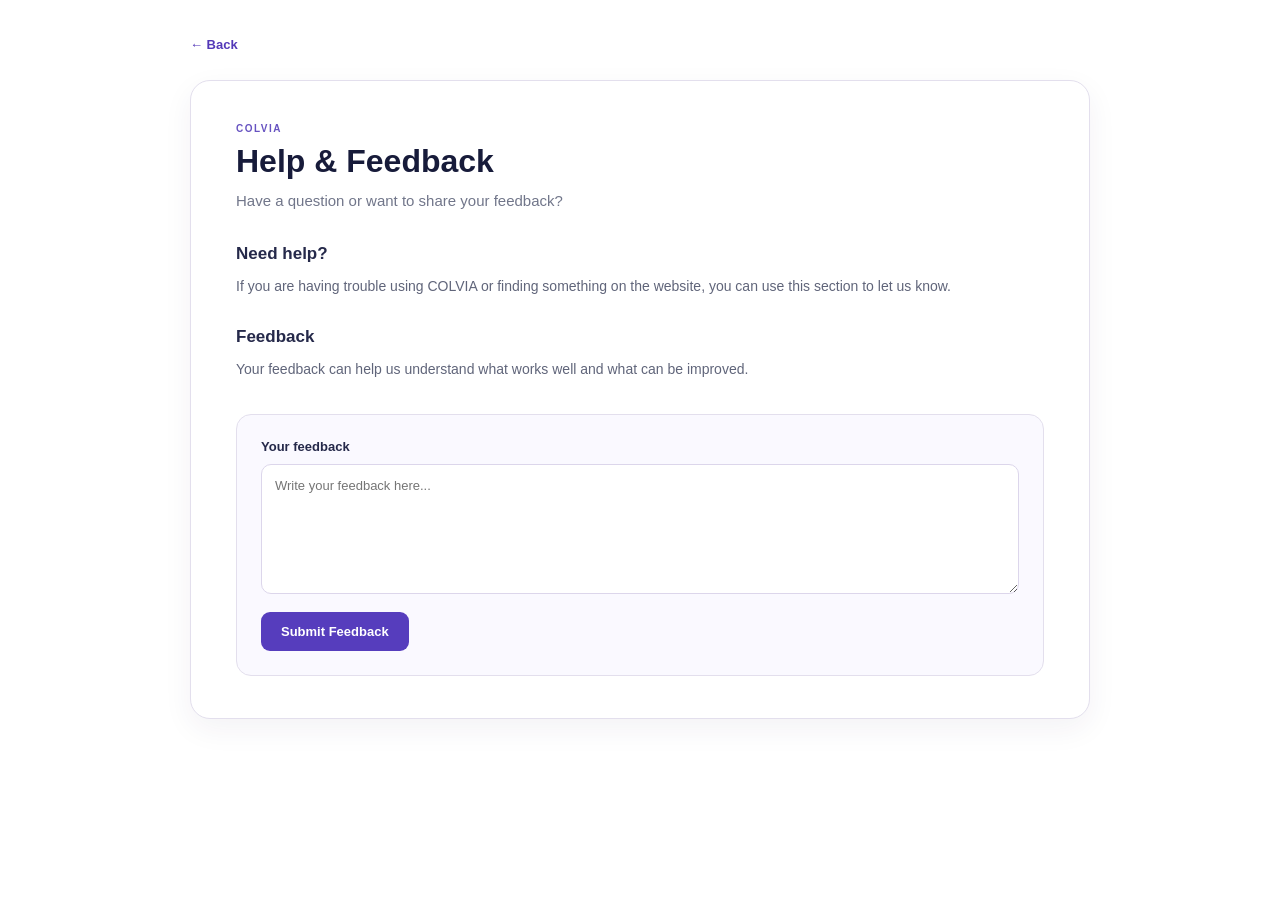
<file: DEEKSHA WEBPAGE/help.html>
<!DOCTYPE html>
<html lang="en">
<head>
    <meta charset="UTF-8">
    <meta name="viewport" content="width=device-width, initial-scale=1.0">

    <title>Help & Feedback | COLVIA</title>

    <link rel="stylesheet" href="help.css">
</head>

<body>

    <main class="help-page">

        <a href="home.html" class="back-link">← Back</a>

        <section class="help-card">

            <p class="page-label">COLVIA</p>

            <h1>Help & Feedback</h1>

            <p class="intro">
                Have a question or want to share your feedback?
            </p>

            <div class="help-content">

                <div class="help-section">
                    <h2>Need help?</h2>

                    <p>
                        If you are having trouble using COLVIA or finding
                        something on the website, you can use this section
                        to let us know.
                    </p>
                </div>

                <div class="help-section">
                    <h2>Feedback</h2>

                    <p>
                        Your feedback can help us understand what works well
                        and what can be improved.
                    </p>
                </div>

                <div class="feedback-box">

                    <label for="feedback">Your feedback</label>

                    <textarea
                        id="feedback"
                        placeholder="Write your feedback here..."
                    ></textarea>

                    <button type="button" id="submitFeedback">
                        Submit Feedback
                    </button>

                </div>

            </div>

        </section>

    </main>

    <script>
        document.getElementById("submitFeedback").addEventListener("click", function () {
            const feedback = document.getElementById("feedback").value.trim();

            if (feedback === "") {
                alert("Please enter your feedback.");
                return;
            }

            alert("Thank you for your feedback.");
            document.getElementById("feedback").value = "";
        });
    </script>

</body>
</html>
</file>
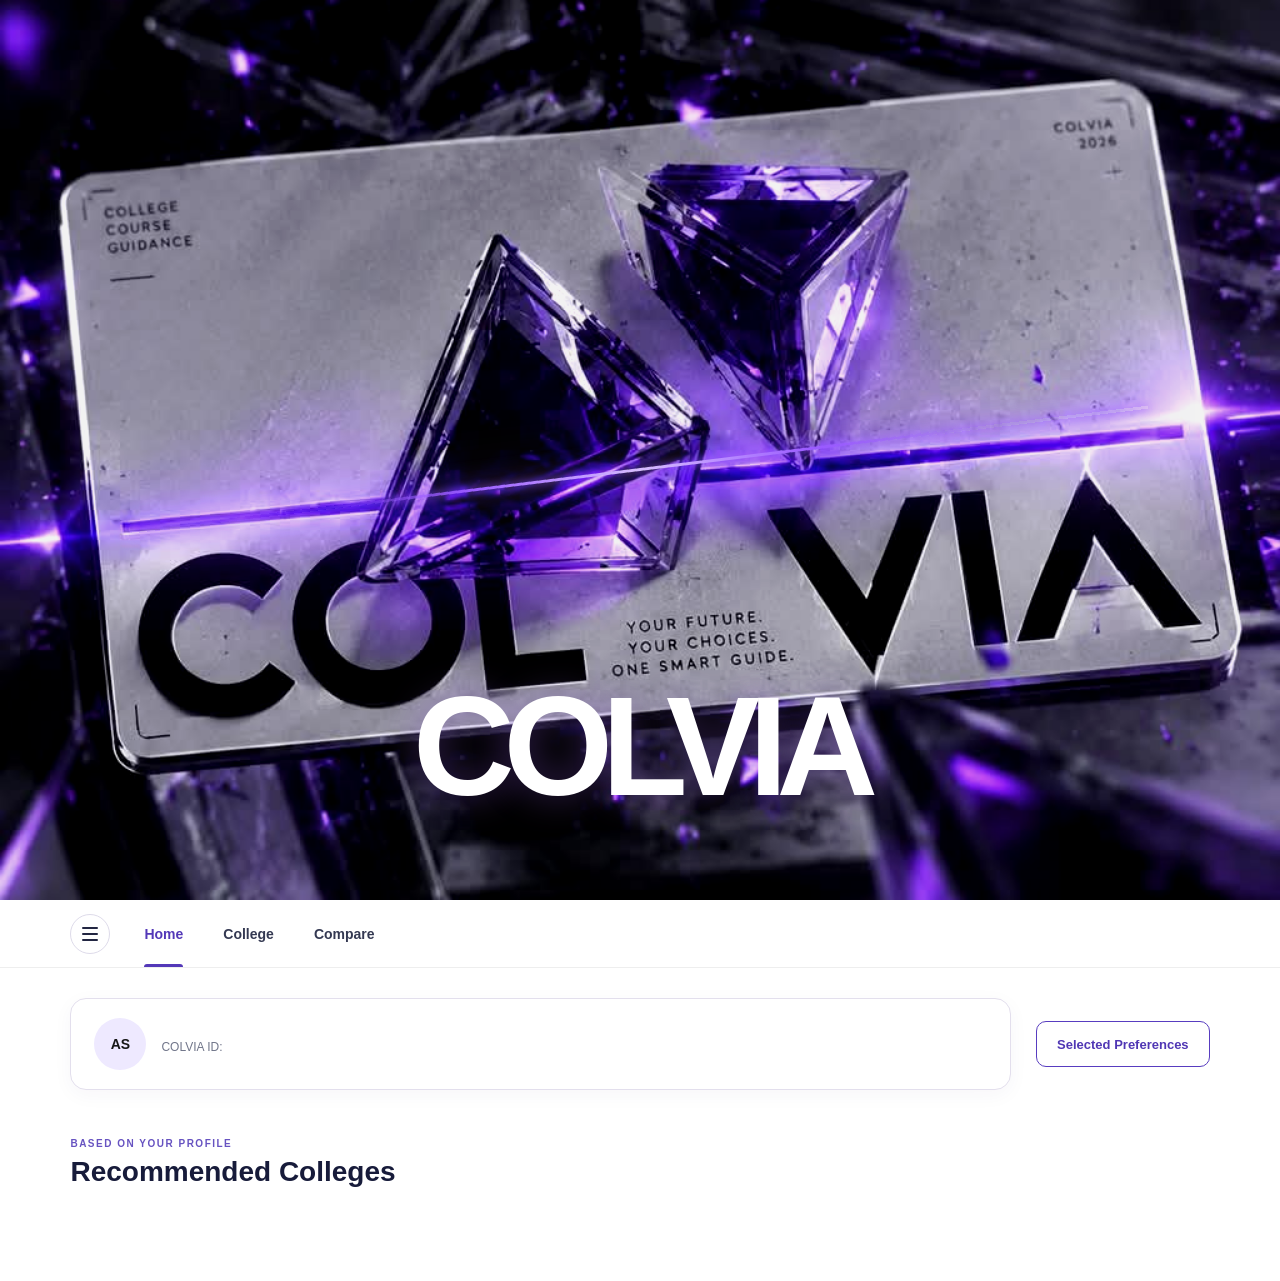
<file: DEEKSHA WEBPAGE/home.html>
<!DOCTYPE html>
<html lang="en">
<head>
    <meta charset="UTF-8">
    <meta name="viewport" content="width=device-width, initial-scale=1.0">
    <title>COLVIA</title>
    <link rel="stylesheet" href="home.css">
</head>

<body>

    <!-- hero -->

<section class="colvia-hero">

    <div class="colvia-glow"></div>

    <div class="colvia-particles"></div>

    <div class="colvia-visual">
        <img
            src="images/hero.jpeg"
            alt="COLVIA 3D visual"
        >
    </div>

    <div class="colvia-beam"></div>

    <div class="colvia-title">
        COLVIA
    </div>

</section>


    <!-- Navigation -->
    <nav class="navigation">

        <button class="hamburger" id="hamburger">
            <span></span>
            <span></span>
            <span></span>
        </button>

        <div class="nav-links">
            <a href="home.html" class="active">Home</a>
            <a href="college.html">College</a>
            <a href="compare.html">Compare</a>
        </div>

        <div class="hamburger-menu" id="hamburgerMenu">

            <a href="preferences.html">Selected Preferences</a>
            <a href="about.html">About COLVIA</a>
            <a href="privacy.html">Privacy</a>
            <a href="help.html">Help & Feedback</a>

        </div>

    </nav>


    <!-- Profile -->
    <section class="profile-section">

        <div class="profile-card">

            <div class="initial-circle" id="initialCircle">
                AS
            </div>

            <div class="profile-details">
                <h2 id="studentName"></h2>
                <p>COLVIA ID: <span id="colviaId"></span></p>
            </div>

        </div>

        <button class="preferences-button" id="preferencesButton">
            Selected Preferences
        </button>

    </section>


    <!-- Recommendations -->
    <main>

        <div class="recommendation-heading">
            <p>BASED ON YOUR PROFILE</p>
            <h1>Recommended Colleges</h1>
        </div>

        <section class="college-grid" id="collegeGrid"></section>

    </main>


    <script src="home.js"></script>

</body>
</html>
</file>
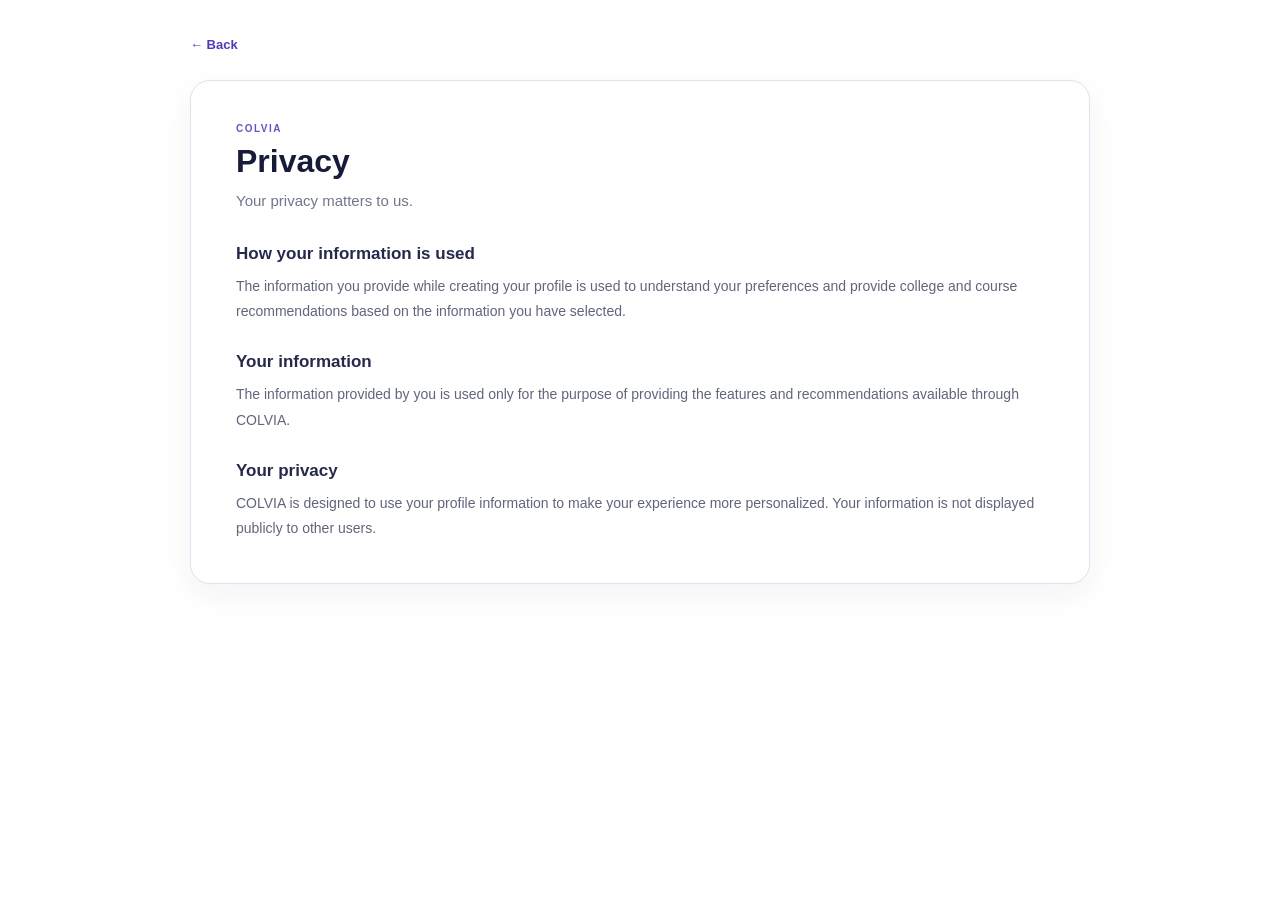
<file: DEEKSHA WEBPAGE/privacy.html>
<!DOCTYPE html>
<html lang="en">
<head>
    <meta charset="UTF-8">
    <meta name="viewport" content="width=device-width, initial-scale=1.0">

    <title>Privacy | COLVIA</title>

    <link rel="stylesheet" href="privacy.css">
</head>

<body>

    <main class="privacy-page">

        <a href="home.html" class="back-link">← Back</a>

        <section class="privacy-card">

            <p class="page-label">COLVIA</p>

            <h1>Privacy</h1>

            <p class="intro">
                Your privacy matters to us.
            </p>

            <div class="privacy-content">

                <h2>How your information is used</h2>

                <p>
                    The information you provide while creating your profile
                    is used to understand your preferences and provide
                    college and course recommendations based on the
                    information you have selected.
                </p>

                <h2>Your information</h2>

                <p>
                    The information provided by you is used only for the
                    purpose of providing the features and recommendations
                    available through COLVIA.
                </p>

                <h2>Your privacy</h2>

                <p>
                    COLVIA is designed to use your profile information to
                    make your experience more personalized. Your information
                    is not displayed publicly to other users.
                </p>

            </div>

        </section>

    </main>

</body>
</html>
</file>
<file: DEEKSHA WEBPAGE/style.css>
* {
    margin: 0;
    padding: 0;
    box-sizing: border-box;
}


html {
    scroll-behavior: smooth;
}


body {
    font-family: Arial, sans-serif;
    color: #211d24;
    background: #ffffff;
}


/* ================= HERO ================= */

.hero {
    min-height: 100vh;

    display: flex;
    align-items: center;
    justify-content: center;

    text-align: center;
}


.hero-content h1 {
    font-size: clamp(70px, 12vw, 150px);

    font-weight: 500;

    letter-spacing: -5px;

    color: #27212b;
}


.hero-tagline {
    margin-top: 25px;

    font-family: Georgia, serif;

    font-size: clamp(25px, 4vw, 45px);
}


/* ================= ABOUT ================= */

.about {
    max-width: 1250px;

    margin: auto;

    padding: 100px 35px;
}


.about-content h2 {
    font-size: clamp(55px, 7vw, 90px);

    font-weight: 500;

    letter-spacing: -3px;

    color: #6d4f78;
}


.about-content h3 {
    margin-top: 15px;

    font-family: Georgia, serif;

    font-size: clamp(30px, 4vw, 50px);

    font-weight: 400;

    color: #211d24;
}


.about-content p {
    max-width: 850px;

    margin-top: 25px;

    font-size: 17px;

    line-height: 1.8;

    color: #625d65;
}


/* ================= FOUR TABS ================= */

.feature-grid {
    display: grid;

    grid-template-columns: 1fr 1fr;

    gap: 18px;

    margin-top: 65px;
}


.feature-card {
    min-height: 350px;

    padding: 35px;

    border: 1.5px solid #252129;

    border-radius: 26px;

    transition:
        transform 0.25s ease,
        box-shadow 0.25s ease;
}


.feature-card:hover {
    transform: translateY(-6px);

    box-shadow:
        0 15px 30px rgba(30, 25, 35, 0.12);
}


.card-1 {
    background: #efebf1;
}


.card-2 {
    background: #ebe9ee;
}


.card-3 {
    background: #f2ecdd;
}


.card-4 {
    background: #eeecef;
}


.card-number {
    font-size: 14px;
}


.icon {
    width: 65px;
    height: 65px;

    margin-top: 45px;

    border-radius: 17px;

    display: flex;
    align-items: center;
    justify-content: center;

    background: rgba(255, 255, 255, 0.45);

    font-size: 28px;
}


.feature-card h4 {
    margin-top: 30px;

    font-size: 27px;

    font-weight: 500;
}


.feature-card p {
    max-width: 450px;

    margin-top: 12px;

    color: #625d65;

    font-size: 15px;

    line-height: 1.6;
}


/* ================= GET STARTED ================= */

.get-started {
    padding: 90px 0 20px;

    text-align: center;
}


.get-started p {
    margin-bottom: 18px;

    color: #6b646d;

    font-size: 14px;
}


#getStartedButton {
    padding: 15px 35px;

    border: none;

    border-radius: 40px;

    background: #252129;

    color: white;

    cursor: pointer;
}


/* ================= DROP PANELS ================= */

.drop-panel {
    display: grid;

    grid-template-rows: 0fr;

    opacity: 0;

    overflow: hidden;

    margin-top: 0;

    transition:
        grid-template-rows 0.6s ease,
        opacity 0.4s ease,
        margin-top 0.6s ease;
}


.drop-panel.open {
    grid-template-rows: 1fr;

    opacity: 1;

    margin-top: 25px;
}


.panel-inner {
    min-height: 0;

    overflow: hidden;

    padding: 0 50px;

    border: 1.5px solid #252129;

    border-radius: 25px;

    transform: translateY(-35px);

    transition:
        transform 0.6s ease,
        padding 0.6s ease;
}


.drop-panel.open .panel-inner {
    padding-top: 45px;

    padding-bottom: 45px;

    transform: translateY(0);
}


#privacyPanel .panel-inner {
    background: #ebe4ef;
}


#loginPanel .panel-inner {
    background: #e8e4ec;
}


#profilePanel .panel-inner {
    background: #efebef;
}


.panel-number {
    font-size: 13px;

    letter-spacing: 2px;

    color: #665b6d;
}


.panel-inner h3 {
    margin-top: 12px;

    font-family: Georgia, serif;

    font-size: 40px;

    font-weight: 400;
}


/* ================= PRIVACY ================= */

.privacy-text {
    margin-top: 15px;

    color: #5e5762;

    line-height: 1.6;
}


.privacy-terms {
    max-width: 750px;

    margin-top: 20px;

    padding: 20px;

    border-radius: 15px;

    background: rgba(255, 255, 255, 0.42);
}


.privacy-terms p {
    margin-top: 10px;

    color: #554f58;

    line-height: 1.6;
}


.privacy-terms p:first-child {
    margin-top: 0;
}


/* ================= CHECKBOX ================= */

.agree-container {
    display: flex;

    align-items: center;

    gap: 12px;

    margin-top: 28px;

    cursor: pointer;
}


.agree-container input {
    display: none;
}


.check-box {
    width: 20px;
    height: 20px;

    border: 1.5px solid #252129;

    border-radius: 4px;

    background: white;
}


.agree-container input:checked + .check-box {
    background: #252129;
}


.agree-container input:checked + .check-box::after {
    content: "✓";

    display: block;

    text-align: center;

    color: white;

    font-size: 13px;

    line-height: 18px;
}


/* ================= BUTTONS ================= */

.panel-inner button {
    margin-top: 25px;

    padding: 12px 25px;

    border: 1px solid #252129;

    border-radius: 30px;

    background: #252129;

    color: white;

    cursor: pointer;
}


.panel-inner button:disabled {
    opacity: 0.35;

    cursor: not-allowed;
}


/* ================= LOGIN ================= */

.login-intro {
    margin-top: 15px;

    color: #5e5762;
}


#loginForm {
    max-width: 600px;

    margin-top: 20px;
}


#loginForm label,
#profileForm label {
    display: block;

    margin-top: 18px;

    font-size: 14px;
}


input,
select {
    width: 100%;

    margin-top: 7px;

    padding: 12px;

    border: 1px solid #aaa2ad;

    border-radius: 9px;

    background: white;

    color: #211d24;

    outline: none;
}


input:focus,
select:focus {
    border-color: #6d4f78;
}


.new-user {
    display: flex;

    align-items: center;

    gap: 7px;

    margin-top: 22px;

    color: #5f5962;

    font-size: 14px;
}


.new-user button {
    margin-top: 0;

    padding: 0;

    border: none;

    background: transparent;

    color: #5d4268;

    text-decoration: underline;
}


/* ================= PROFILE STEPS ================= */

.profile-steps {
    max-width: 700px;

    margin: 35px auto;

    display: flex;

    align-items: center;
}


.step {
    width: 38px;
    height: 38px;

    flex-shrink: 0;

    display: flex;

    align-items: center;
    justify-content: center;

    border: 1px solid #aaa2ad;

    border-radius: 50%;

    background: white;

    color: #777;
}


.step.active {
    border-color: #252129;

    background: #252129;

    color: white;
}


.step-line {
    flex: 1;

    height: 1px;

    background: #bbb4bd;
}


/* ================= PROFILE PAGES ================= */

.profile-page {
    display: none;
}


.profile-page.active {
    display: block;
}


.profile-page h4 {
    margin-bottom: 20px;

    font-family: Georgia, serif;

    font-size: 28px;

    font-weight: 400;
}


.profile-buttons {
    display: flex;

    justify-content: flex-end;

    gap: 10px;

    margin-top: 30px;
}


.profile-buttons button {
    margin-top: 0;
}


.back-button {
    background: transparent !important;

    color: #252129 !important;
}


/* ================= MULTI SELECT ================= */

.multi-select-field {
    margin-top: 20px;
}


.field-label {
    display: block;

    margin-bottom: 8px;

    font-size: 14px;

    color: #403a43;
}


.multi-select {
    position: relative;
}


.multi-select-button {
    width: 100%;

    margin-top: 0 !important;

    padding: 12px 14px !important;

    display: flex;

    align-items: center;

    justify-content: space-between;

    border: 1px solid #aaa2ad !important;

    border-radius: 9px !important;

    background: white !important;

    color: #211d24 !important;

    text-align: left;

    cursor: pointer;
}


.multi-select-options {
    position: absolute;

    z-index: 20;

    top: calc(100% + 5px);

    bottom: auto;

    left: 0;

    width: 100%;

    max-height: 240px;

    overflow-y: auto;

    display: none;

    padding: 8px;

    border: 1px solid #aaa2ad;

    border-radius: 10px;

    background: white;

    box-shadow:
        0 12px 25px rgba(30, 25, 35, 0.12);
}


.multi-select.open .multi-select-options {
    display: block;
}


/* Opens upward when there is not enough space below */

.multi-select.open-up .multi-select-options {
    top: auto;

    bottom: calc(100% + 5px);
}


.multi-select-options label {
    display: flex !important;

    align-items: center;

    gap: 10px;

    margin: 0 !important;

    padding: 10px;

    border-radius: 7px;

    cursor: pointer;
}


.multi-select-options label:hover {
    background: #f1edf3;
}


.multi-select-options input {
    width: auto;

    margin: 0;
}


/* ================= CONDITIONAL FIELDS ================= */

.conditional-field {
    display: none;
}


.conditional-field.show {
    display: block;
}


.nested-course {
    margin-top: 5px;
}


/* ================= PREFERENCES ================= */

.preference-group {
    margin-top: 20px;
}


.preference-priority {
    display: grid;

    grid-template-columns: 1fr 1fr 1fr;

    gap: 15px;
}


.preference-priority label {
    margin-top: 0 !important;
}


.radio-option {
    display: flex !important;

    align-items: center;

    gap: 10px;

    margin-top: 12px !important;

    cursor: pointer;
}


.radio-option input {
    width: auto;

    margin: 0;
}


.fixed-field {
    margin-top: 28px;
}


.fixed-value {
    margin-top: 8px;

    padding: 12px 14px;

    border: 1px solid #aaa2ad;

    border-radius: 9px;

    background: #f7f5f7;

    color: #4d4650;
}


/* ================= COMPLETION ================= */

.completion-page {
    min-height: 100vh;

    display: flex;

    align-items: center;

    justify-content: center;

    padding: 30px;

    background: #ffffff;

    text-align: center;
}


.completion-card {
    max-width: 600px;

    padding: 60px 45px;

    border: 1.5px solid #252129;

    border-radius: 25px;

    background: #efebef;
}


.completion-card p {
    letter-spacing: 3px;

    font-size: 14px;

    color: #665b6d;
}


.completion-card h1 {
    margin-top: 15px;

    font-family: Georgia, serif;

    font-size: 42px;

    font-weight: 400;
}


.completion-card span {
    display: block;

    margin-top: 15px;

    color: #625d65;
}


/* ================= MOBILE ================= */

@media (max-width: 700px) {

    .about {
        padding: 70px 20px;
    }


    .feature-grid {
        grid-template-columns: 1fr;
    }


    .panel-inner {
        padding-left: 25px;

        padding-right: 25px;
    }


    .new-user {
        flex-direction: column;

        align-items: flex-start;
    }


    .preference-priority {
        grid-template-columns: 1fr;
    }

}

/* hero */

.colvia-hero {
    position: relative;
    width: 100%;
    height: 100vh;
    min-height: 600px;

    overflow: hidden;

    background:
        radial-gradient(
            circle at center,
            rgba(120, 65, 210, 0.22),
            transparent 45%
        ),
        #050505;

    perspective: 1200px;
}


/* purple glow */

.colvia-glow {
    position: absolute;

    width: 600px;
    height: 600px;

    left: 50%;
    top: 50%;

    transform: translate(-50%, -50%);

    border-radius: 50%;

    background:
        radial-gradient(
            circle,
            rgba(145, 80, 255, 0.38),
            transparent 68%
        );

    filter: blur(70px);

    pointer-events: none;

    transition: transform 0.25s ease;
}


/* main image */

.colvia-visual {
    position: absolute;

    width: 100%;
    height: 100%;

    top: 0;
    left: 0;

    display: flex;
    justify-content: center;
    align-items: center;

    z-index: 2;

    transform-style: preserve-3d;

    transition: transform 0.12s ease-out;

    pointer-events: none;
}


.colvia-visual img {
    width: 100%;
    height: 100%;

    object-fit: cover;
    object-position: center;

    display: block;

    mix-blend-mode: screen;

    filter:
        contrast(1.08)
        brightness(0.95)
        drop-shadow(
            0 30px 60px rgba(0, 0, 0, 0.8)
        );

    user-select: none;
}


/* purple line */

.colvia-beam {
    position: absolute;

    width: 80%;
    height: 3px;

    left: 10%;
    top: 52%;

    background:
        linear-gradient(
            90deg,
            transparent,
            rgba(145, 80, 255, 0.2),
            #9b5cff,
            #d6bcff,
            #9b5cff,
            rgba(145, 80, 255, 0.2),
            transparent
        );

    box-shadow:
        0 0 8px #9b5cff,
        0 0 25px #9b5cff,
        0 0 60px rgba(155, 92, 255, 0.7);

    transform: rotate(-7deg);

    z-index: 4;

    pointer-events: none;

    animation: beamMove 4s ease-in-out infinite;
}


@keyframes beamMove {

    0% {
        opacity: 0.25;
        transform:
            translateX(-15%)
            rotate(-7deg);
    }

    50% {
        opacity: 1;
    }

    100% {
        opacity: 0.25;
        transform:
            translateX(15%)
            rotate(-7deg);
    }
}


/* title */

.colvia-title {
    position: absolute;

    left: 50%;
    bottom: 8%;

    transform: translateX(-50%);

    z-index: 10;

    font-size:
        clamp(65px, 11vw, 160px);

    font-weight: 800;

    letter-spacing: -0.08em;

    color: white;

    text-shadow:
        0 0 35px rgba(160, 100, 255, 0.35);

    pointer-events: none;
}


/* particles */

.colvia-particles {
    position: absolute;

    inset: 0;

    overflow: hidden;

    z-index: 7;

    pointer-events: none;
}


.colvia-particle {
    position: absolute;

    width: 4px;
    height: 4px;

    background: #a76cff;

    box-shadow:
        0 0 7px #a76cff,
        0 0 18px #8e4cff;

    transform: rotate(45deg);

    animation:
        particleFall
        linear
        forwards;
}


@keyframes particleFall {

    from {
        transform:
            translateY(-20px)
            rotate(0deg);

        opacity: 0;
    }

    15% {
        opacity: 1;
    }

    to {
        transform:
            translate(
                var(--drift),
                110vh
            )
            rotate(360deg);

        opacity: 0;
    }
}


/* mobile */

@media (max-width: 768px) {

    .colvia-hero {
        min-height: 550px;
    }

    .colvia-visual img {
        object-position: center;
    }

    .colvia-title {
        font-size:
            clamp(55px, 18vw, 100px);
    }

    .colvia-beam {
        width: 130%;
        left: -15%;
    }
}
</file>
<file: DEEKSHA WEBPAGE/about.css>
* {
    margin: 0;
    padding: 0;
    box-sizing: border-box;
}


body {
    font-family: Arial, sans-serif;

    background: #ffffff;

    color: #17131d;

    line-height: 1.6;
}


/* header */

.about-header {
    width: 100%;

    padding: 25px 7%;

    display: flex;

    justify-content: space-between;
    align-items: center;

    border-bottom: 1px solid #eeeeee;
}


.logo {
    text-decoration: none;

    color: #17131d;

    font-size: 24px;

    font-weight: 700;

    letter-spacing: 2px;
}


.back-btn {
    text-decoration: none;

    color: #17131d;

    border: 1px solid #d8d1df;

    padding: 9px 20px;

    border-radius: 25px;

    font-size: 14px;

    transition: 0.3s;
}


.back-btn:hover {
    background: #17131d;

    color: white;
}


/* common text */

.small-title {
    color: #8052b8;

    font-size: 13px;

    font-weight: 700;

    letter-spacing: 2px;

    margin-bottom: 15px;
}


/* intro */

.about-intro {
    max-width: 1000px;

    margin: auto;

    padding: 100px 7% 90px;

    text-align: center;
}


.about-intro h1 {
    font-size: clamp(42px, 6vw, 75px);

    line-height: 1.05;

    font-weight: 700;

    letter-spacing: -2px;

    margin-bottom: 30px;
}


.about-intro h1 span {
    display: block;

    color: #8052b8;
}


.intro-text {
    max-width: 750px;

    margin: auto;

    color: #66606d;

    font-size: 17px;
}


/* how it works */

.works-section {
    padding: 90px 7%;

    background: #f8f6fa;

    text-align: center;
}


.works-section h2,
.why-section h2,
.info-section h2 {
    font-size: clamp(30px, 4vw, 48px);

    line-height: 1.15;

    margin-bottom: 50px;
}


.steps {
    max-width: 1150px;

    margin: auto;

    display: grid;

    grid-template-columns:
        repeat(4, 1fr);

    gap: 18px;

    text-align: left;
}


.step-card {
    background: white;

    padding: 30px;

    min-height: 280px;

    border: 1px solid #e8e2ec;

    border-radius: 18px;

    transition: 0.3s;
}


.step-card:hover {
    transform: translateY(-7px);

    border-color: #b59ad0;

    box-shadow:
        0 15px 35px
        rgba(80, 45, 100, 0.08);
}


.step-number {
    color: #8052b8;

    font-size: 14px;

    font-weight: 700;

    margin-bottom: 35px;
}


.step-card h3 {
    font-size: 21px;

    margin-bottom: 14px;
}


.step-card p {
    color: #706a76;

    font-size: 14px;
}


/* why */

.why-section {
    padding: 110px 7%;

    max-width: 1050px;

    margin: auto;
}


.why-content {
    max-width: 850px;
}


.why-section h2 {
    max-width: 700px;

    margin-bottom: 30px;
}


.why-section p {
    color: #625d67;

    font-size: 16px;

    margin-bottom: 18px;

    max-width: 800px;
}


/* information */

.info-section {
    padding: 90px 7%;

    background: #17131d;

    color: white;

    text-align: center;
}


.info-section .small-title {
    color: #b995dc;
}


.info-section h2 {
    margin-bottom: 25px;
}


.info-section p {
    max-width: 750px;

    margin: auto;

    color: #c8c2cd;

    font-size: 16px;
}


/* footer */

footer {
    padding: 25px;

    text-align: center;

    background: #17131d;

    border-top: 1px solid #352f3b;

    color: #aaa2b0;

    font-size: 13px;
}


/* mobile */

@media (max-width: 850px) {

    .steps {
        grid-template-columns:
            repeat(2, 1fr);
    }

}


@media (max-width: 550px) {

    .about-header {
        padding: 20px 5%;
    }

    .about-intro {
        padding: 75px 6%;
    }

    .about-intro h1 {
        letter-spacing: -1px;
    }

    .intro-text {
        font-size: 15px;
    }

    .works-section,
    .why-section {
        padding: 70px 6%;
    }

    .steps {
        grid-template-columns: 1fr;
    }

    .step-card {
        min-height: auto;
    }

}
</file>
<file: DEEKSHA WEBPAGE/college.css>
* {
    margin: 0;
    padding: 0;
    box-sizing: border-box;
}

html {
    scroll-behavior: smooth;
}

body {
    background: #ffffff;
    color: #171b3a;
    font-family: Arial, Helvetica, sans-serif;
}


/* Navigation */

.navigation {
    position: sticky;
    top: 0;
    z-index: 100;

    height: 68px;
    padding: 0 5.5%;

    display: flex;
    align-items: center;

    background: #ffffff;
    border-bottom: 1px solid #eeeeee;
}

.hamburger {
    width: 40px;
    height: 40px;

    margin-right: 34px;

    display: flex;
    flex-direction: column;
    align-items: center;
    justify-content: center;

    gap: 4px;

    border: 1px solid #dedbea;
    border-radius: 50%;

    background: #ffffff;

    cursor: pointer;
}

.hamburger span {
    width: 16px;
    height: 2px;

    border-radius: 2px;

    background: #222642;
}

.nav-links {
    height: 100%;

    display: flex;
    align-items: center;

    gap: 40px;
}

.nav-links a {
    position: relative;

    height: 100%;

    display: flex;
    align-items: center;

    color: #343952;
    text-decoration: none;

    font-size: 14px;
    font-weight: 600;
}

.nav-links a.active {
    color: #5338b8;
}

.nav-links a.active::after {
    content: "";

    position: absolute;
    left: 0;
    right: 0;
    bottom: 0;

    height: 3px;

    border-radius: 3px 3px 0 0;

    background: #5338b8;
}

.hamburger-menu {
    position: absolute;

    top: 58px;
    left: 5.5%;

    width: 215px;

    padding: 8px;

    display: none;

    background: #ffffff;

    border: 1px solid #e5e1f0;
    border-radius: 13px;

    box-shadow: 0 12px 30px rgba(48, 36, 100, 0.12);
}

.hamburger-menu.show {
    display: block;
}

.hamburger-menu a {
    display: block;

    padding: 12px 13px;

    color: #252b48;
    text-decoration: none;

    font-size: 13px;

    border-radius: 8px;
}

.hamburger-menu a:hover {
    background: #f2efff;
    color: #4f35b5;
}


/* Hero */

.college-hero {
    width: 100%;
    min-height: 360px;

    padding: 55px 7%;

    display: flex;
    align-items: center;
    justify-content: space-between;

    overflow: hidden;

    background: linear-gradient(
        105deg,
        #ffffff 0%,
        #f7f4ff 65%,
        #eee9ff 100%
    );
}

.hero-content {
    max-width: 650px;
}

.back-link {
    display: inline-block;

    margin-bottom: 24px;

    color: #563dbd;
    text-decoration: none;

    font-size: 13px;
    font-weight: 700;
}

.college-type {
    display: inline-block;

    margin-bottom: 13px;

    padding: 7px 13px;

    border-radius: 20px;

    background: #eee9ff;
    color: #573bb9;

    font-size: 11px;
    font-weight: 700;
}

.hero-content h1 {
    margin-bottom: 12px;

    color: #18204b;

    font-size: 38px;
    line-height: 1.15;
}

.location {
    margin-bottom: 24px;

    color: #62677d;

    font-size: 14px;
}

.college-meta {
    display: flex;

    gap: 28px;

    color: #4d526b;

    font-size: 13px;
    font-weight: 600;
}

.hero-buttons {
    margin-top: 28px;

    display: flex;

    gap: 12px;
}

.hero-buttons button {
    height: 45px;

    padding: 0 20px;

    border-radius: 10px;

    font-size: 13px;
    font-weight: 700;

    cursor: pointer;

    transition: 0.2s ease;
}

.official-button {
    border: 1px solid #563dbd;

    background: #563dbd;

    color: #ffffff;
}

.official-button:hover {
    background: #4932a5;
    transform: translateY(-2px);
}

.save-button {
    border: 1px solid #d7d1e8;

    background: #ffffff;

    color: #563dbd;
}

.save-button:hover {
    background: #f5f1ff;
}


/* Triangle */

.triangle-area {
    position: relative;

    width: 380px;
    height: 300px;

    display: flex;
    align-items: center;
    justify-content: center;
}

.triangle {
    position: relative;
    z-index: 2;

    width: 0;
    height: 0;

    border-left: 82px solid transparent;
    border-right: 82px solid transparent;
    border-bottom: 150px solid #7550d1;

    filter: drop-shadow(
        0 15px 25px rgba(88, 57, 180, 0.3)
    );
}

.triangle::after {
    content: "";

    position: absolute;

    top: 35px;
    left: -58px;

    width: 0;
    height: 0;

    border-left: 58px solid transparent;
    border-right: 58px solid transparent;
    border-bottom: 105px solid #9a7be3;
}

.triangle-glow {
    position: absolute;

    width: 220px;
    height: 220px;

    border-radius: 50%;

    background: rgba(119, 81, 210, 0.18);

    filter: blur(35px);
}

.triangle-line {
    position: absolute;

    width: 240px;
    height: 90px;

    border: 1px solid rgba(94, 65, 184, 0.4);
    border-radius: 50%;

    transform: rotate(-18deg);
}

.line-two {
    transform: rotate(18deg);
}


/* Tabs */

.college-tabs {
    position: sticky;
    top: 68px;
    z-index: 90;

    height: 66px;

    padding: 0 7%;

    display: flex;
    align-items: center;

    gap: 48px;

    background: #ffffff;

    border-bottom: 1px solid #eeeeee;
}

.college-tabs a {
    position: relative;

    height: 100%;

    display: flex;
    align-items: center;

    color: #62677d;
    text-decoration: none;

    font-size: 13px;
    font-weight: 600;
}

.college-tabs a.active {
    color: #5338b8;
}

.college-tabs a.active::after {
    content: "";

    position: absolute;

    left: 0;
    right: 0;
    bottom: 0;

    height: 3px;

    background: #5338b8;
}


/* Main */

main {
    width: 86%;
    max-width: 1180px;

    margin: 0 auto;
}


/* Sections */

.section-block {
    padding: 55px 0;

    border-bottom: 1px solid #eeeaf5;
}

.section-title {
    display: flex;
    align-items: center;

    gap: 12px;
}

.section-title span {
    color: #563dbd;

    font-size: 19px;
    font-weight: 700;
}

.section-title h2 {
    color: #202653;

    font-size: 22px;
}

.section-subtitle {
    margin-top: 8px;
    margin-left: 31px;

    color: #777c90;

    font-size: 12px;
}


/* Overview */

.overview-layout {
    margin-top: 28px;

    display: grid;

    grid-template-columns: 1.2fr 0.8fr;

    gap: 50px;
}

.about-content p {
    max-width: 650px;

    color: #62677d;

    font-size: 14px;
    line-height: 1.8;
}

.college-info {
    padding: 22px;

    display: flex;
    flex-direction: column;

    gap: 20px;

    border-radius: 16px;

    background: #f7f4ff;
}

.college-info div {
    display: flex;
    justify-content: space-between;

    gap: 20px;
}

.college-info span {
    color: #73788b;

    font-size: 12px;
}

.college-info strong {
    color: #4f35b5;

    font-size: 13px;
}


/* Facilities */

.facility-grid {
    margin-top: 30px;

    display: grid;

    grid-template-columns: repeat(4, 1fr);

    gap: 14px;
}

.facility-item {
    min-height: 70px;

    padding: 18px;

    display: flex;
    align-items: center;

    gap: 12px;

    border: 1px solid #ece8f5;
    border-radius: 13px;

    background: #faf9ff;

    color: #4d526b;

    font-size: 13px;
    font-weight: 600;

    transition: 0.2s ease;
}

.facility-item:hover {
    transform: translateY(-3px);

    background: #f3efff;

    border-color: #d4c9f2;
}

.facility-icon {
    color: #563dbd;

    font-size: 19px;
}


/* Courses */

.course-grid {
    margin-top: 28px;

    display: grid;

    grid-template-columns: repeat(3, 1fr);

    gap: 18px;
}

.course-card {
    min-height: 185px;

    padding: 22px;

    display: flex;
    flex-direction: column;
    justify-content: space-between;

    border: 1px solid #e7e2f2;
    border-radius: 16px;

    background: #faf9ff;

    cursor: pointer;

    transition: 0.25s ease;
}

.course-card:hover {
    transform: translateY(-5px);

    border-color: #b9aae8;

    box-shadow: 0 14px 30px rgba(71, 48, 137, 0.11);
}

.course-icon {
    width: 38px;
    height: 38px;

    display: flex;
    align-items: center;
    justify-content: center;

    border-radius: 10px;

    background: #eee9ff;

    color: #563dbd;

    font-size: 17px;
}

.course-card h3 {
    margin-top: 17px;

    color: #202653;

    font-size: 15px;
    line-height: 1.45;
}

.course-bottom {
    margin-top: 18px;

    display: flex;
    align-items: center;
    justify-content: space-between;
}

.course-duration {
    color: #73788b;

    font-size: 11px;
}

.course-arrow {
    width: 28px;
    height: 28px;

    display: flex;
    align-items: center;
    justify-content: center;

    border-radius: 50%;

    background: #eee9ff;

    color: #563dbd;

    font-size: 15px;
}


/* Contact */

.contact-grid {
    margin-top: 28px;

    display: grid;

    grid-template-columns: repeat(3, 1fr);

    gap: 15px;
}

.contact-item {
    min-height: 80px;

    padding: 18px;

    display: flex;
    flex-direction: column;

    justify-content: center;

    gap: 7px;

    border-radius: 13px;

    background: #f7f4ff;
}

.contact-item span {
    color: #73788b;

    font-size: 11px;
}

.contact-item strong {
    color: #4e35ae;

    font-size: 12px;
}


/* Mobile */

@media (max-width: 800px) {

    .college-hero {
        padding: 45px 7%;

        flex-direction: column;

        align-items: flex-start;
    }

    .hero-content h1 {
        font-size: 30px;
    }

    .triangle-area {
        width: 100%;
        height: 220px;
    }

    .overview-layout {
        grid-template-columns: 1fr;
    }

    .facility-grid {
        grid-template-columns: repeat(2, 1fr);
    }

    .course-grid {
        grid-template-columns: 1fr;
    }

    .contact-grid {
        grid-template-columns: 1fr;
    }
}

@media (max-width: 500px) {

    .navigation {
        padding: 0 5%;
    }

    .hamburger {
        margin-right: 20px;
    }

    .nav-links {
        gap: 20px;
    }

    .nav-links a {
        font-size: 12px;
    }

    .college-tabs {
        padding: 0 5%;

        gap: 25px;

        overflow-x: auto;
    }

    .college-tabs a {
        white-space: nowrap;
    }

    main {
        width: 90%;
    }

    .college-meta {
        flex-direction: column;

        gap: 8px;
    }

    .hero-buttons {
        flex-direction: column;
    }

    .hero-buttons button {
        width: 100%;
    }

    .facility-grid {
        grid-template-columns: 1fr;
    }
}
</file>
<file: DEEKSHA WEBPAGE/compare.css>
* {
    margin: 0;
    padding: 0;
    box-sizing: border-box;
}

body {
    background: #ffffff;
    color: #171b3a;

    font-family:
        Arial,
        Helvetica,
        sans-serif;
}


/* =========================
   Navigation
========================= */

.navigation {
    position: sticky;

    top: 0;

    z-index: 100;

    height: 68px;

    padding: 0 5.5%;

    display: flex;

    align-items: center;

    background: #ffffff;

    border-bottom: 1px solid #eeeeee;
}

.hamburger {
    width: 40px;
    height: 40px;

    margin-right: 34px;

    display: flex;

    flex-direction: column;

    align-items: center;
    justify-content: center;

    gap: 4px;

    border: 1px solid #dedbea;

    border-radius: 50%;

    background: #ffffff;

    cursor: pointer;
}

.hamburger span {
    width: 16px;
    height: 2px;

    border-radius: 2px;

    background: #222642;
}

.nav-links {
    height: 100%;

    display: flex;

    align-items: center;

    gap: 40px;
}

.nav-links a {
    position: relative;

    height: 100%;

    display: flex;

    align-items: center;

    color: #343952;

    text-decoration: none;

    font-size: 14px;

    font-weight: 600;
}

.nav-links a.active {
    color: #5338b8;
}

.nav-links a.active::after {
    content: "";

    position: absolute;

    left: 0;
    right: 0;

    bottom: 0;

    height: 3px;

    border-radius: 3px 3px 0 0;

    background: #5338b8;
}


/* Hamburger menu */

.hamburger-menu {
    position: absolute;

    top: 58px;

    left: 5.5%;

    width: 215px;

    padding: 8px;

    display: none;

    background: #ffffff;

    border: 1px solid #e5e1f0;

    border-radius: 13px;

    box-shadow:
        0 12px 30px
        rgba(48, 36, 100, 0.12);
}

.hamburger-menu.show {
    display: block;
}

.hamburger-menu a {
    display: block;

    padding: 12px 13px;

    color: #252b48;

    text-decoration: none;

    font-size: 13px;

    border-radius: 8px;
}

.hamburger-menu a:hover {
    background: #f2efff;

    color: #4f35b5;
}


/* =========================
   Main
========================= */

.compare-page {
    width: 89%;

    max-width: 1180px;

    margin: 0 auto;

    padding-bottom: 80px;
}


/* Heading */

.page-heading {
    margin-top: 55px;

    margin-bottom: 35px;
}

.page-heading p {
    margin-bottom: 8px;

    color: #6753c1;

    font-size: 10px;

    font-weight: 700;

    letter-spacing: 1.5px;
}

.page-heading h1 {
    margin-bottom: 8px;

    color: #171b3a;

    font-size: 30px;
}

.page-heading span {
    color: #71768a;

    font-size: 13px;
}


/* =========================
   Selection
========================= */

.selection-section {
    padding: 27px;

    background: #faf9ff;

    border: 1px solid #e2ddec;

    border-radius: 20px;
}

.selection-heading {
    display: flex;

    align-items: center;

    justify-content: space-between;

    margin-bottom: 22px;
}

.selection-heading h2 {
    color: #202548;

    font-size: 19px;
}

#selectionCount {
    padding: 7px 12px;

    color: #583dc0;

    background: #eeeaff;

    border-radius: 20px;

    font-size: 12px;

    font-weight: 700;
}


/* College selection cards */

.selection-grid {
    display: grid;

    grid-template-columns:
        repeat(2, minmax(0, 1fr));

    gap: 16px;
}

.selection-card {
    position: relative;

    min-height: 120px;

    padding: 20px;

    display: flex;

    align-items: center;

    gap: 15px;

    background: #ffffff;

    border: 1px solid #ddd9e9;

    border-radius: 15px;

    cursor: pointer;

    transition:
        border-color 0.2s ease,
        box-shadow 0.2s ease,
        transform 0.2s ease;
}

.selection-card:hover {
    transform: translateY(-2px);

    border-color: #b9ace5;

    box-shadow:
        0 8px 20px
        rgba(69, 48, 130, 0.08);
}

.selection-card.selected {
    border: 2px solid #583dc0;

    background: #f8f6ff;
}


/* Selection circle */

.selection-circle {
    width: 27px;
    height: 27px;

    flex-shrink: 0;

    display: flex;

    align-items: center;

    justify-content: center;

    border: 1.5px solid #c8c1d9;

    border-radius: 50%;

    background: #ffffff;

    color: transparent;

    font-size: 14px;

    font-weight: 700;
}

.selection-card.selected
.selection-circle {
    border-color: #583dc0;

    background: #583dc0;

    color: #ffffff;
}


/* College information */

.selection-info h3 {
    margin-bottom: 7px;

    color: #202548;

    font-size: 15px;

    line-height: 1.35;
}

.selection-info p {
    color: #777b8e;

    font-size: 12px;
}


/* Message */

.selection-message {
    min-height: 18px;

    margin-top: 15px;

    color: #765c9d;

    font-size: 12px;
}


/* Compare button */

.compare-now-button {
    width: 100%;

    height: 46px;

    margin-top: 10px;

    border: none;

    border-radius: 10px;

    background: #563dbd;

    color: #ffffff;

    font-size: 13px;

    font-weight: 700;

    cursor: pointer;

    transition: 0.2s ease;
}

.compare-now-button:hover:not(:disabled) {
    background: #4932a5;

    transform: translateY(-1px);
}

.compare-now-button:disabled {
    background: #d9d4e5;

    color: #8a8794;

    cursor: not-allowed;
}


/* =========================
   Comparison
========================= */

.comparison-section {
    margin-top: 55px;
}

.comparison-heading {
    margin-bottom: 22px;
}

.comparison-heading p {
    margin-bottom: 7px;

    color: #6753c1;

    font-size: 10px;

    font-weight: 700;

    letter-spacing: 1.5px;
}

.comparison-heading h2 {
    color: #171b3a;

    font-size: 24px;
}


/* Table */

.comparison-table {
    overflow: hidden;

    background: #ffffff;

    border: 1px solid #ded9e9;

    border-radius: 18px;
}

.comparison-row {
    display: grid;

    grid-template-columns:
        180px repeat(2, minmax(0, 1fr));

    border-bottom: 1px solid #e9e5ef;
}

.comparison-row:last-child {
    border-bottom: none;
}

.comparison-label {
    padding: 17px;

    background: #faf9ff;

    color: #555b73;

    font-size: 12px;

    font-weight: 700;
}

.comparison-value {
    padding: 17px;

    color: #252a46;

    font-size: 13px;

    line-height: 1.5;

    border-left: 1px solid #e9e5ef;
}


/* College names */

.comparison-college-name {
    padding: 21px 17px;

    color: #5037b4;

    background: #f3efff;

    font-size: 15px;

    font-weight: 700;

    line-height: 1.35;

    border-left: 1px solid #e1daf0;
}


/* Empty state */

.empty-comparison {
    padding: 40px 20px;

    text-align: center;

    color: #777b8e;

    font-size: 13px;
}


/* =========================
   Mobile
========================= */

@media (max-width: 750px) {

    .navigation {
        padding: 0 5%;
    }

    .hamburger {
        margin-right: 21px;
    }

    .nav-links {
        gap: 22px;
    }

    .nav-links a {
        font-size: 12px;
    }

    .compare-page {
        width: 90%;
    }

    .selection-grid {
        grid-template-columns: 1fr;
    }

    .comparison-row {
        grid-template-columns:
            120px repeat(2, minmax(150px, 1fr));

        overflow-x: auto;
    }

    .comparison-table {
        overflow-x: auto;
    }
}


@media (max-width: 430px) {

    .navigation {
        height: 62px;
    }

    .hamburger {
        width: 36px;
        height: 36px;

        margin-right: 15px;
    }

    .nav-links {
        gap: 14px;
    }

    .nav-links a {
        font-size: 11px;
    }

    .page-heading h1 {
        font-size: 25px;
    }

    .selection-section {
        padding: 20px;
    }

    .selection-heading {
        align-items: flex-start;

        flex-direction: column;

        gap: 10px;
    }
}
</file>
<file: DEEKSHA WEBPAGE/course.css>
* {
    margin: 0;
    padding: 0;
    box-sizing: border-box;
}

body {
    background: #ffffff;
    color: #171b3a;
    font-family: Arial, Helvetica, sans-serif;
}


/* Navigation */

.navigation {
    position: sticky;
    top: 0;
    z-index: 100;

    height: 68px;
    padding: 0 5.5%;

    display: flex;
    align-items: center;

    background: #ffffff;
    border-bottom: 1px solid #eeeeee;
}

.hamburger {
    width: 40px;
    height: 40px;

    margin-right: 34px;

    display: flex;
    flex-direction: column;
    align-items: center;
    justify-content: center;

    gap: 4px;

    border: 1px solid #dedbea;
    border-radius: 50%;

    background: #ffffff;

    cursor: pointer;
}

.hamburger span {
    width: 16px;
    height: 2px;

    border-radius: 2px;

    background: #222642;
}

.nav-links {
    height: 100%;

    display: flex;
    align-items: center;

    gap: 40px;
}

.nav-links a {
    position: relative;

    height: 100%;

    display: flex;
    align-items: center;

    color: #343952;
    text-decoration: none;

    font-size: 14px;
    font-weight: 600;
}

.nav-links a.active {
    color: #5338b8;
}

.nav-links a.active::after {
    content: "";

    position: absolute;
    left: 0;
    right: 0;
    bottom: 0;

    height: 3px;

    border-radius: 3px 3px 0 0;

    background: #5338b8;
}

.hamburger-menu {
    position: absolute;

    top: 58px;
    left: 5.5%;

    width: 215px;

    padding: 8px;

    display: none;

    background: #ffffff;

    border: 1px solid #e5e1f0;
    border-radius: 13px;

    box-shadow: 0 12px 30px rgba(48, 36, 100, 0.12);
}

.hamburger-menu.show {
    display: block;
}

.hamburger-menu a {
    display: block;

    padding: 12px 13px;

    color: #252b48;
    text-decoration: none;

    font-size: 13px;

    border-radius: 8px;
}

.hamburger-menu a:hover {
    background: #f2efff;
    color: #4f35b5;
}


/* Main */

main {
    width: 89%;
    max-width: 1180px;

    margin: 0 auto;

    padding-bottom: 80px;
}


/* Course Header */

.course-header {
    min-height: 300px;

    margin-top: 45px;

    display: flex;
    align-items: center;

    border-radius: 25px;

    background: #faf9ff;

    overflow: hidden;
}

.triangle-area {
    width: 40%;
    min-height: 300px;

    display: flex;
    align-items: center;
    justify-content: center;

    background: #f0ebff;
}

.triangle {
    width: 0;
    height: 0;

    border-left: 105px solid transparent;
    border-right: 105px solid transparent;
    border-bottom: 180px solid #6844b8;

    filter: drop-shadow(12px 14px 0 #a58bd9);
}

.course-heading {
    flex: 1;

    padding: 40px 55px;
}

.course-label {
    margin-bottom: 12px;

    color: #7057c7;

    font-size: 11px;
    font-weight: 700;

    letter-spacing: 2px;
}

.course-heading h1 {
    max-width: 650px;

    color: #171b3a;

    font-size: 34px;
    line-height: 1.2;
}

.college-name {
    margin-top: 15px;

    color: #71768a;

    font-size: 14px;
}


/* Course Section */

.course-section {
    margin-top: 45px;

    padding: 30px;

    border: 1px solid #e4e0ed;
    border-radius: 20px;

    background: #ffffff;
}

.course-section h2 {
    margin-bottom: 22px;

    color: #171b3a;

    font-size: 20px;
}


/* Details */

.course-details {
    display: grid;

    grid-template-columns: repeat(2, 1fr);

    gap: 15px;
}

.detail-item {
    padding: 18px;

    border-radius: 12px;

    background: #f7f4ff;
}

.detail-item span {
    display: block;

    margin-bottom: 8px;

    color: #777b8d;

    font-size: 11px;
}

.detail-item strong {
    color: #282d49;

    font-size: 14px;
    line-height: 1.5;
}


/* Verification */

.verification-section {
    margin-top: 30px;

    padding: 25px 30px;

    border-radius: 18px;

    background: #f1ecff;
}

.verification-section h2 {
    margin-bottom: 12px;

    color: #282047;

    font-size: 18px;
}

.verification-section p {
    margin-top: 6px;

    color: #6d6680;

    font-size: 13px;
}


/* Mobile */

@media (max-width: 750px) {

    .navigation {
        padding: 0 5%;
    }

    .hamburger {
        margin-right: 21px;
    }

    .nav-links {
        gap: 22px;
    }

    .nav-links a {
        font-size: 12px;
    }

    main {
        width: 90%;
    }

    .course-header {
        flex-direction: column;
        align-items: stretch;
    }

    .triangle-area {
        width: 100%;
        min-height: 220px;
    }

    .triangle {
        border-left-width: 80px;
        border-right-width: 80px;
        border-bottom-width: 140px;
    }

    .course-heading {
        padding: 30px;
    }

    .course-heading h1 {
        font-size: 27px;
    }

    .course-details {
        grid-template-columns: 1fr;
    }
}

@media (max-width: 430px) {

    .navigation {
        height: 62px;
    }

    .hamburger {
        width: 36px;
        height: 36px;

        margin-right: 15px;
    }

    .nav-links {
        gap: 14px;
    }

    .nav-links a {
        font-size: 11px;
    }

    .course-section {
        padding: 23px;
    }
}
</file>
<file: DEEKSHA WEBPAGE/help.css>
* {
    margin: 0;
    padding: 0;
    box-sizing: border-box;
}

body {
    background: #ffffff;
    color: #171b3a;
    font-family: Arial, Helvetica, sans-serif;
}

.help-page {
    width: 89%;
    max-width: 900px;

    margin: 0 auto;
    padding: 35px 0 70px;
}

.back-link {
    display: inline-block;

    margin-bottom: 28px;

    color: #5338b8;
    text-decoration: none;

    font-size: 13px;
    font-weight: 600;
}

.back-link:hover {
    color: #3f2b91;
}

.help-card {
    padding: 42px 45px;

    background: #ffffff;

    border: 1px solid #e3dfed;
    border-radius: 20px;

    box-shadow: 0 10px 30px rgba(48, 38, 90, 0.06);
}

.page-label {
    margin-bottom: 9px;

    color: #6753c1;

    font-size: 10px;
    font-weight: 700;

    letter-spacing: 1.5px;
}

h1 {
    margin-bottom: 12px;

    color: #171b3a;

    font-size: 32px;
}

.intro {
    margin-bottom: 35px;

    color: #71768a;

    font-size: 15px;
}

.help-section {
    margin-bottom: 28px;
}

.help-section h2 {
    margin-bottom: 10px;

    color: #25294a;

    font-size: 17px;
}

.help-section p {
    color: #60657a;

    font-size: 14px;
    line-height: 1.8;
}

.feedback-box {
    margin-top: 32px;
    padding: 24px;

    background: #faf9ff;

    border: 1px solid #e3dfed;
    border-radius: 15px;
}

.feedback-box label {
    display: block;

    margin-bottom: 10px;

    color: #25294a;

    font-size: 13px;
    font-weight: 700;
}

.feedback-box textarea {
    width: 100%;
    min-height: 130px;

    padding: 13px;

    resize: vertical;

    border: 1px solid #dcd6eb;
    border-radius: 10px;

    outline: none;

    background: #ffffff;

    color: #25294a;

    font-family: Arial, Helvetica, sans-serif;
    font-size: 13px;
}

.feedback-box textarea:focus {
    border-color: #765bc5;
}

.feedback-box button {
    margin-top: 14px;

    padding: 12px 20px;

    border: none;
    border-radius: 9px;

    background: #563dbd;

    color: #ffffff;

    font-size: 13px;
    font-weight: 700;

    cursor: pointer;

    transition: 0.2s ease;
}

.feedback-box button:hover {
    background: #4932a5;
    transform: translateY(-1px);
}

@media (max-width: 600px) {

    .help-page {
        width: 90%;
        padding-top: 25px;
    }

    .help-card {
        padding: 30px 25px;
    }

    h1 {
        font-size: 28px;
    }

    .feedback-box {
        padding: 18px;
    }
}
</file>
<file: DEEKSHA WEBPAGE/home.css>
* {
    margin: 0;
    padding: 0;
    box-sizing: border-box;
}

body {
    background: #ffffff;
    color: #171b3a;
    font-family: Arial, Helvetica, sans-serif;
}


/* Hero */

.hero-space {
    height: 330px;
    background: #ffffff;
}


/* Navigation */

.navigation {
    position: sticky;
    top: 0;
    z-index: 100;

    height: 68px;
    padding: 0 5.5%;

    display: flex;
    align-items: center;

    background: #ffffff;
    border-bottom: 1px solid #eeeeee;
}

.hamburger {
    width: 40px;
    height: 40px;

    margin-right: 34px;

    display: flex;
    flex-direction: column;
    align-items: center;
    justify-content: center;

    gap: 4px;

    border: 1px solid #dedbea;
    border-radius: 50%;

    background: #ffffff;

    cursor: pointer;
}

.hamburger span {
    width: 16px;
    height: 2px;

    border-radius: 2px;

    background: #222642;
}

.nav-links {
    height: 100%;

    display: flex;
    align-items: center;

    gap: 40px;
}

.nav-links a {
    position: relative;

    height: 100%;

    display: flex;
    align-items: center;

    color: #343952;
    text-decoration: none;

    font-size: 14px;
    font-weight: 600;
}

.nav-links a.active {
    color: #5338b8;
}

.nav-links a.active::after {
    content: "";

    position: absolute;
    left: 0;
    right: 0;
    bottom: 0;

    height: 3px;

    border-radius: 3px 3px 0 0;

    background: #5338b8;
}

.hamburger-menu {
    position: absolute;

    top: 58px;
    left: 5.5%;

    width: 215px;

    padding: 8px;

    display: none;

    background: #ffffff;

    border: 1px solid #e5e1f0;
    border-radius: 13px;

    box-shadow: 0 12px 30px rgba(48, 36, 100, 0.12);
}

.hamburger-menu.show {
    display: block;
}

.hamburger-menu a {
    display: block;

    padding: 12px 13px;

    color: #252b48;
    text-decoration: none;

    font-size: 13px;

    border-radius: 8px;
}

.hamburger-menu a:hover {
    background: #f2efff;
    color: #4f35b5;
}


/* Profile */

.profile-section {
    width: 89%;
    max-width: 1180px;

    margin: 30px auto 0;

    display: flex;
    align-items: center;
    justify-content: space-between;

    gap: 25px;
}

.profile-card {
    min-height: 92px;

    flex: 1;

    padding: 17px 23px;

    display: flex;
    align-items: center;

    gap: 15px;

    background: #ffffff;

    border: 1px solid #e3dfed;
    border-radius: 16px;

    box-shadow: 0 5px 20px rgba(48, 38, 90, 0.04);
}

.initial-circle {
    width: 52px;
    height: 52px;

    flex-shrink: 0;

    display: flex;
    align-items: center;
    justify-content: center;

    border-radius: 50%;

    background: #eee9ff;

    color: #171717;

    font-size: 14px;
    font-weight: 700;
}

.profile-details h2 {
    margin-bottom: 5px;

    color: #151515;

    font-size: 18px;
    font-weight: 700;
}

.profile-details p {
    color: #71768a;

    font-size: 12px;
}

.preferences-button {
    min-height: 46px;

    padding: 0 20px;

    border: 1px solid #583dc0;
    border-radius: 10px;

    background: #ffffff;

    color: #5037b4;

    font-size: 13px;
    font-weight: 700;

    cursor: pointer;

    transition: 0.2s ease;
}

.preferences-button:hover {
    background: #f2efff;
    transform: translateY(-1px);
}


/* Heading */

main {
    width: 89%;
    max-width: 1180px;

    margin: 0 auto;
}

.recommendation-heading {
    margin: 48px 0 23px;
}

.recommendation-heading p {
    margin-bottom: 7px;

    color: #6753c1;

    font-size: 10px;
    font-weight: 700;

    letter-spacing: 1.5px;
}

.recommendation-heading h1 {
    color: #171b3a;

    font-size: 28px;
    font-weight: 700;
}


/* Colleges */

.college-grid {
    display: grid;

    grid-template-columns: repeat(2, 1fr);

    gap: 22px;

    padding-bottom: 70px;
}

.college-card {
    min-height: 315px;

    padding: 27px 29px;

    display: flex;
    flex-direction: column;
    justify-content: space-between;

    border: 1px solid #ddd9e9;
    border-radius: 24px;

    background: #faf9ff;

    transition:
        transform 0.25s ease,
        box-shadow 0.25s ease,
        border-color 0.25s ease,
        background 0.25s ease;
}

.college-card:hover {
    transform: translateY(-5px);

    box-shadow: 0 15px 32px rgba(69, 48, 130, 0.12);
}

.college-top {
    display: flex;
    align-items: flex-start;
    justify-content: space-between;

    gap: 20px;
}

.college-icon {
    width: 47px;
    height: 47px;

    display: flex;
    align-items: center;
    justify-content: center;

    border-radius: 13px;

    background: #eeeaff;

    color: #563dbd;

    font-size: 21px;
}

.college-card h2 {
    margin-top: 22px;

    max-width: 90%;

    color: #171d40;

    font-size: 20px;
    line-height: 1.35;
}


/* Eligibility */

.eligibility-box {
    margin-top: 24px;

    padding: 14px 16px;

    border-radius: 12px;
}

.eligibility-label {
    display: flex;
    align-items: center;
    justify-content: space-between;

    margin-bottom: 10px;

    font-size: 13px;
    font-weight: 600;
}

.eligibility-number {
    font-size: 13px;
    font-weight: 700;
}

.eligibility-line {
    display: flex;
    align-items: center;

    gap: 5px;
}

.eligibility-line span {
    width: 20px;
    height: 3px;

    border-radius: 3px;

    background: #d8d1e4;
}

.eligibility-line span.active {
    background: currentColor;
}


/* Eligibility Colors */

.college-card.eligibility-5 {
    background: #f5f0ff;
    border-color: #c9b9e8;
}

.college-card.eligibility-5 .eligibility-box {
    background: #eee6ff;
    color: #6844b8;
}

.college-card.eligibility-5:hover {
    border-color: #a993d4;
}

.college-card.eligibility-4 {
    background: #f7f1fb;
    border-color: #cebede;
}

.college-card.eligibility-4 .eligibility-box {
    background: #f1e9fa;
    color: #754fae;
}

.college-card.eligibility-4:hover {
    border-color: #ad95c7;
}

.college-card.eligibility-3 {
    background: #f9f2f8;
    border-color: #d4bfd3;
}

.college-card.eligibility-3 .eligibility-box {
    background: #f3eaf3;
    color: #805a9e;
}

.college-card.eligibility-3:hover {
    border-color: #b99bb6;
}

.college-card.eligibility-2 {
    background: #fbf3f4;
    border-color: #dcc5cb;
}

.college-card.eligibility-2 .eligibility-box {
    background: #f6ecee;
    color: #8b628d;
}

.college-card.eligibility-2:hover {
    border-color: #c29da9;
}

.college-card.eligibility-1 {
    background: #fcf5f1;
    border-color: #dfc9c0;
}

.college-card.eligibility-1 .eligibility-box {
    background: #f8eeea;
    color: #966b7e;
}

.college-card.eligibility-1:hover {
    border-color: #c6a297;
}


/* Buttons */

.card-buttons {
    margin-top: 25px;

    display: flex;

    gap: 12px;
}

.card-buttons button {
    height: 43px;

    flex: 1;

    border-radius: 10px;

    font-size: 13px;
    font-weight: 700;

    cursor: pointer;

    transition: 0.2s ease;
}

.view-button {
    border: 1px solid #563dbd;

    background: #563dbd;

    color: #ffffff;
}

.view-button:hover {
    background: #4932a5;
    transform: translateY(-1px);
}

.compare-button {
    border: 1px solid #d2cae9;

    background: #ffffff;

    color: #5038b4;
}

.compare-button:hover {
    background: #f1edff;
    transform: translateY(-1px);
}


/* Mobile */

@media (max-width: 750px) {

    .hero-space {
        height: 250px;
    }

    .navigation {
        padding: 0 5%;
    }

    .hamburger {
        margin-right: 21px;
    }

    .nav-links {
        gap: 22px;
    }

    .nav-links a {
        font-size: 12px;
    }

    .profile-section {
        width: 90%;

        flex-direction: column;
        align-items: stretch;
    }

    .preferences-button {
        width: 100%;
    }

    main {
        width: 90%;
    }

    .college-grid {
        grid-template-columns: 1fr;
    }
}

@media (max-width: 430px) {

    .navigation {
        height: 62px;
    }

    .hamburger {
        width: 36px;
        height: 36px;

        margin-right: 15px;
    }

    .nav-links {
        gap: 14px;
    }

    .nav-links a {
        font-size: 11px;
    }

    .college-card {
        min-height: 290px;

        padding: 23px;
    }

    .eligibility-line span {
        width: 15px;
    }
}

/* hero */

.colvia-hero {
    position: relative;
    width: 100%;
    height: 100vh;
    min-height: 600px;

    overflow: hidden;

    background:
        radial-gradient(
            circle at center,
            rgba(120, 65, 210, 0.22),
            transparent 45%
        ),
        #050505;

    perspective: 1200px;
}


/* purple glow */

.colvia-glow {
    position: absolute;

    width: 600px;
    height: 600px;

    left: 50%;
    top: 50%;

    transform: translate(-50%, -50%);

    border-radius: 50%;

    background:
        radial-gradient(
            circle,
            rgba(145, 80, 255, 0.38),
            transparent 68%
        );

    filter: blur(70px);

    pointer-events: none;

    transition: transform 0.25s ease;
}


/* main image */

.colvia-visual {
    position: absolute;

    width: 100%;
    height: 100%;

    top: 0;
    left: 0;

    display: flex;
    justify-content: center;
    align-items: center;

    z-index: 2;

    transform-style: preserve-3d;

    transition: transform 0.12s ease-out;

    pointer-events: none;
}


.colvia-visual img {
    width: 100%;
    height: 100%;

    object-fit: cover;
    object-position: center;

    display: block;

    mix-blend-mode: screen;

    filter:
        contrast(1.08)
        brightness(0.95)
        drop-shadow(
            0 30px 60px rgba(0, 0, 0, 0.8)
        );

    user-select: none;
}


/* purple line */

.colvia-beam {
    position: absolute;

    width: 80%;
    height: 3px;

    left: 10%;
    top: 52%;

    background:
        linear-gradient(
            90deg,
            transparent,
            rgba(145, 80, 255, 0.2),
            #9b5cff,
            #d6bcff,
            #9b5cff,
            rgba(145, 80, 255, 0.2),
            transparent
        );

    box-shadow:
        0 0 8px #9b5cff,
        0 0 25px #9b5cff,
        0 0 60px rgba(155, 92, 255, 0.7);

    transform: rotate(-7deg);

    z-index: 4;

    pointer-events: none;

    animation: beamMove 4s ease-in-out infinite;
}


@keyframes beamMove {

    0% {
        opacity: 0.25;
        transform:
            translateX(-15%)
            rotate(-7deg);
    }

    50% {
        opacity: 1;
    }

    100% {
        opacity: 0.25;
        transform:
            translateX(15%)
            rotate(-7deg);
    }
}


/* title */

.colvia-title {
    position: absolute;

    left: 50%;
    bottom: 8%;

    transform: translateX(-50%);

    z-index: 10;

    font-size:
        clamp(65px, 11vw, 160px);

    font-weight: 800;

    letter-spacing: -0.08em;

    color: white;

    text-shadow:
        0 0 35px rgba(160, 100, 255, 0.35);

    pointer-events: none;
}


/* particles */

.colvia-particles {
    position: absolute;

    inset: 0;

    overflow: hidden;

    z-index: 7;

    pointer-events: none;
}


.colvia-particle {
    position: absolute;

    width: 4px;
    height: 4px;

    background: #a76cff;

    box-shadow:
        0 0 7px #a76cff,
        0 0 18px #8e4cff;

    transform: rotate(45deg);

    animation:
        particleFall
        linear
        forwards;
}


@keyframes particleFall {

    from {
        transform:
            translateY(-20px)
            rotate(0deg);

        opacity: 0;
    }

    15% {
        opacity: 1;
    }

    to {
        transform:
            translate(
                var(--drift),
                110vh
            )
            rotate(360deg);

        opacity: 0;
    }
}


/* mobile */

@media (max-width: 768px) {

    .colvia-hero {
        min-height: 550px;
    }

    .colvia-visual img {
        object-position: center;
    }

    .colvia-title {
        font-size:
            clamp(55px, 18vw, 100px);
    }

    .colvia-beam {
        width: 130%;
        left: -15%;
    }
}
</file>
<file: DEEKSHA WEBPAGE/privacy.css>
* {
    margin: 0;
    padding: 0;
    box-sizing: border-box;
}

body {
    background: #ffffff;
    color: #171b3a;
    font-family: Arial, Helvetica, sans-serif;
}

.privacy-page {
    width: 89%;
    max-width: 900px;

    margin: 0 auto;
    padding: 35px 0 70px;
}

.back-link {
    display: inline-block;

    margin-bottom: 28px;

    color: #5338b8;
    text-decoration: none;

    font-size: 13px;
    font-weight: 600;
}

.back-link:hover {
    color: #3f2b91;
}

.privacy-card {
    padding: 42px 45px;

    background: #ffffff;

    border: 1px solid #e3dfed;
    border-radius: 20px;

    box-shadow: 0 10px 30px rgba(48, 38, 90, 0.06);
}

.page-label {
    margin-bottom: 9px;

    color: #6753c1;

    font-size: 10px;
    font-weight: 700;

    letter-spacing: 1.5px;
}

h1 {
    margin-bottom: 12px;

    color: #171b3a;

    font-size: 32px;
}

.intro {
    margin-bottom: 35px;

    color: #71768a;

    font-size: 15px;
}

.privacy-content h2 {
    margin-top: 28px;
    margin-bottom: 10px;

    color: #25294a;

    font-size: 17px;
}

.privacy-content h2:first-child {
    margin-top: 0;
}

.privacy-content p {
    color: #60657a;

    font-size: 14px;
    line-height: 1.8;
}

@media (max-width: 600px) {

    .privacy-page {
        width: 90%;
        padding-top: 25px;
    }

    .privacy-card {
        padding: 30px 25px;
    }

    h1 {
        font-size: 28px;
    }
}
</file>
